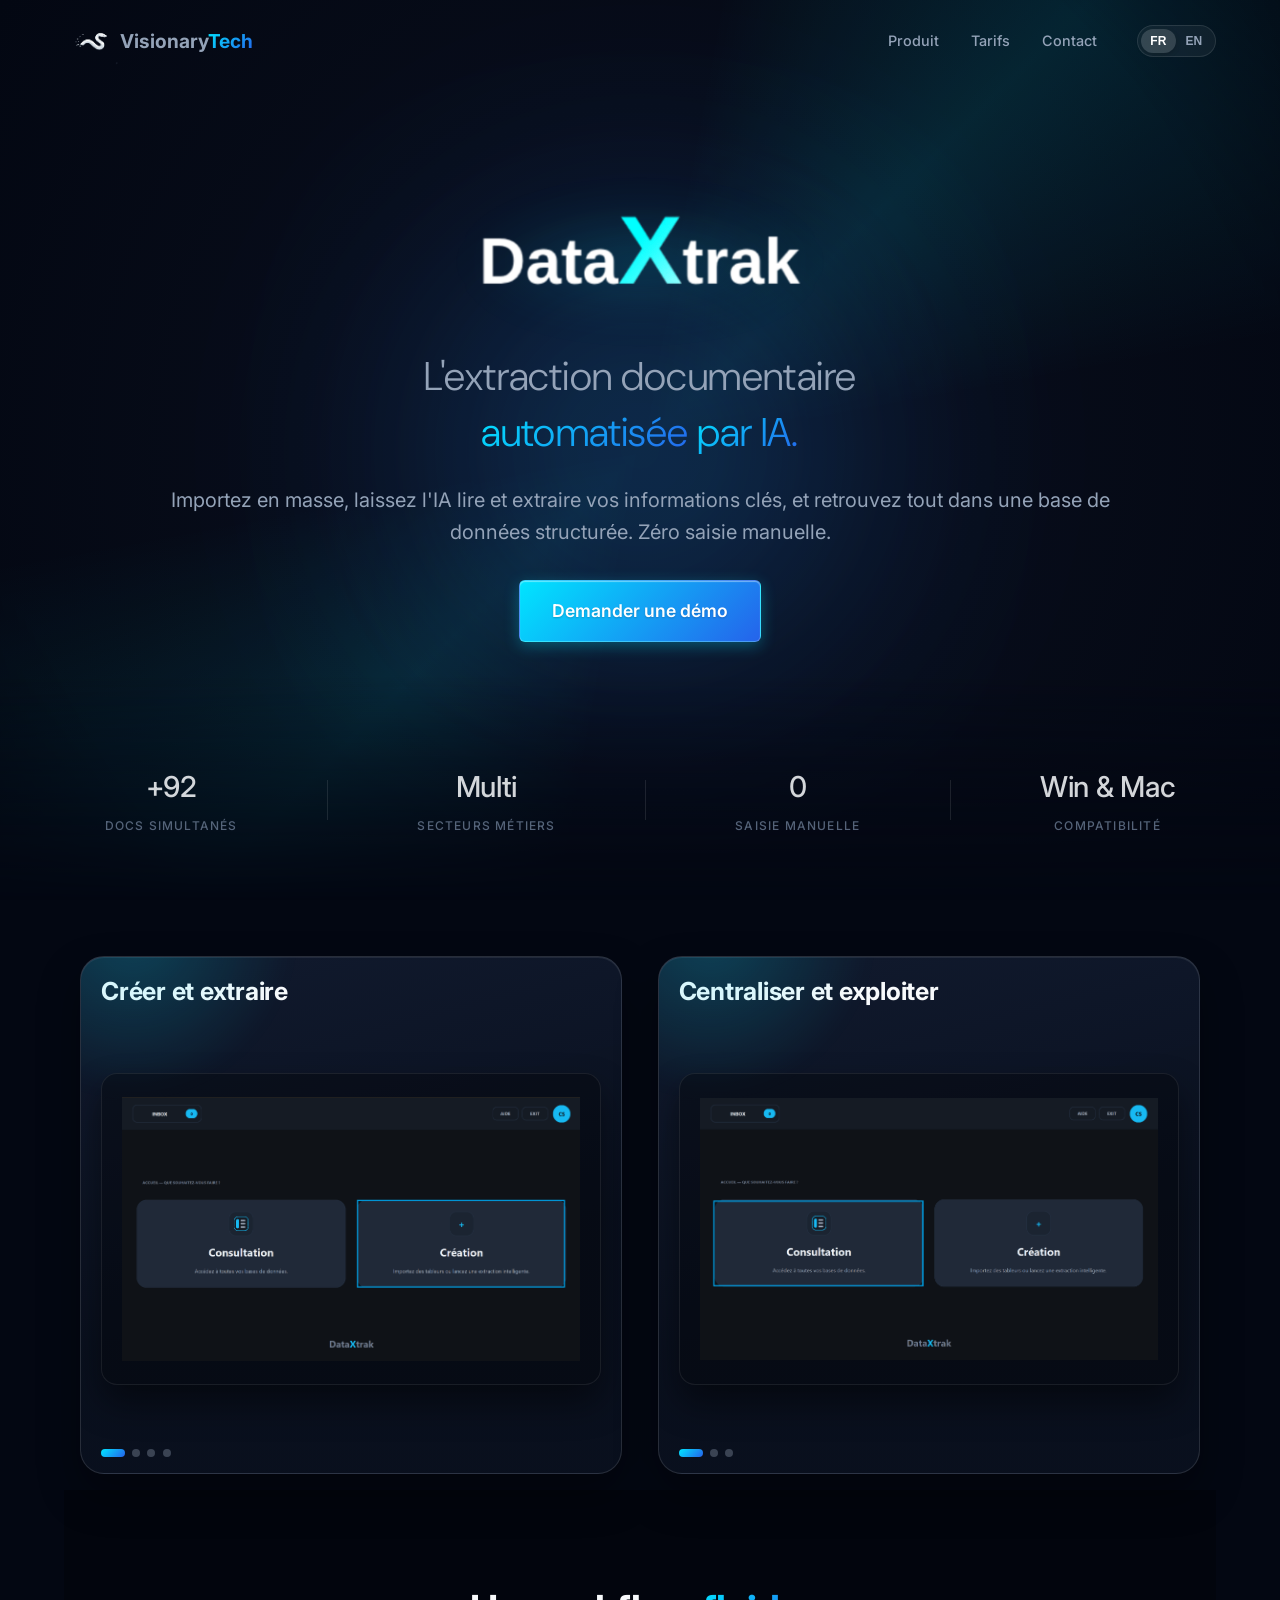
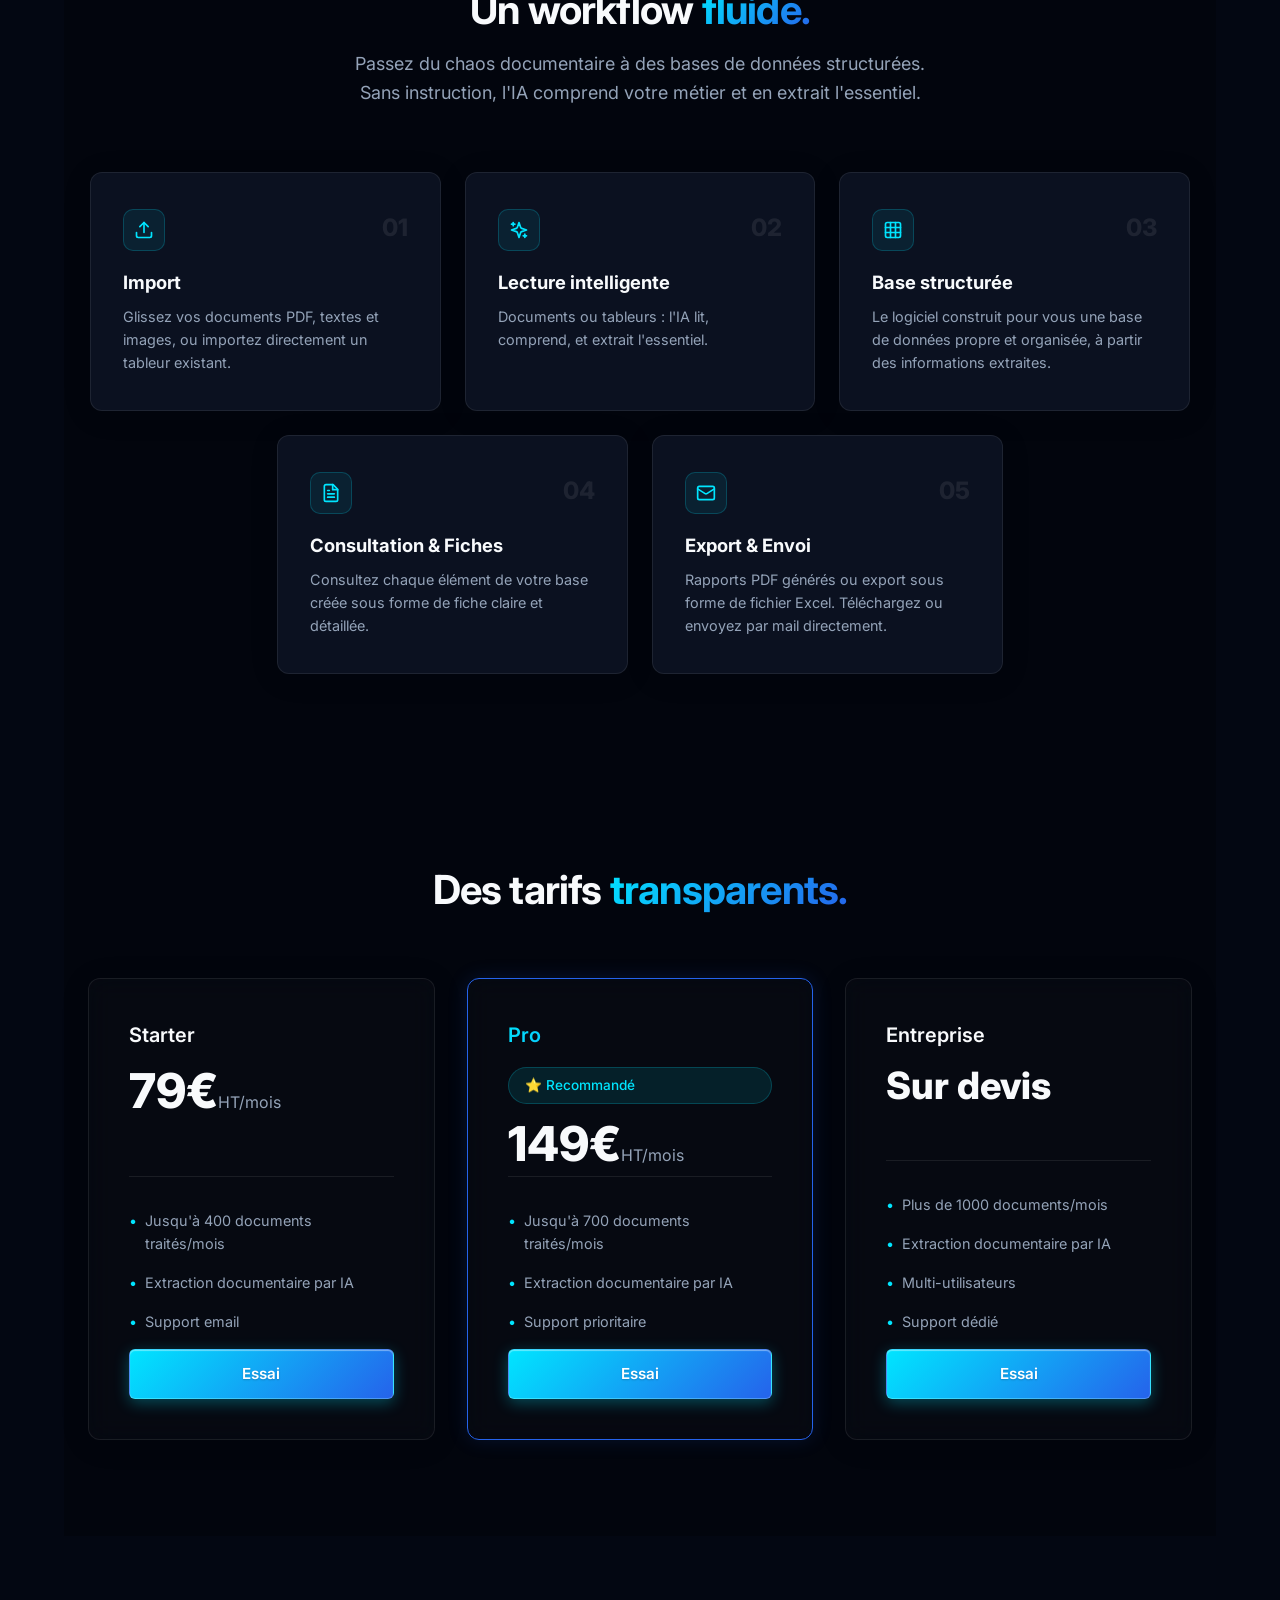
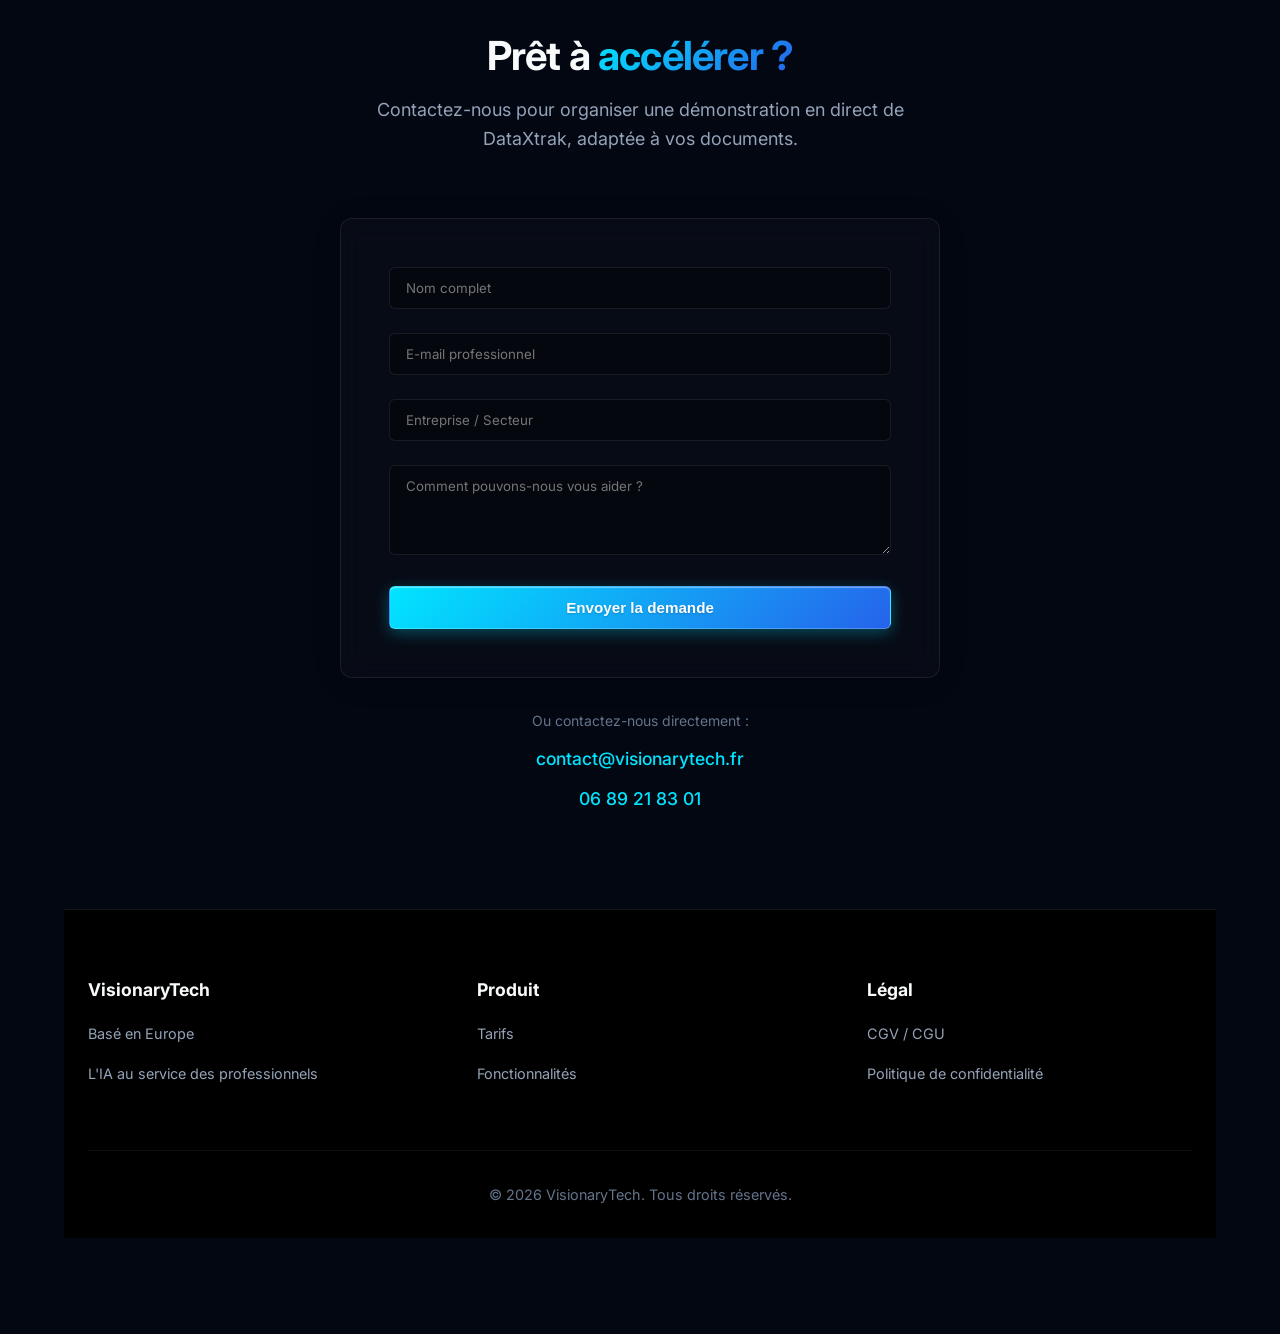
<file: index.html>
﻿<!DOCTYPE html>
<html lang="fr" class="dark">
<head>
    <meta charset="UTF-8">
    <meta name="viewport" content="width=device-width, initial-scale=1.0">
    <meta http-equiv="X-UA-Compatible" content="ie=edge">
    <title>VisionaryTech | DataXtrak</title>
    
    <!-- Métadonnées principales (Google, Bing, Brave, DuckDuckGo) -->
    <meta name="description" content="DataXtrak est le logiciel desktop d'extraction documentaire par IA de VisionaryTech. Importez vos documents, extrayez les données clés et archivez-les automatiquement.">
    <meta name="keywords" content="DataXtrak, extraction documentaire, IA, intelligence artificielle, logiciel desktop, OCR, traitement documents, extraction données, automatisation, gestion documents, base de données, Windows, macOS, sécurité de donnée">
    <meta name="author" content="VisionaryTech">
    <meta name="copyright" content="VisionaryTech 2026">
    <meta name="robots" content="index, follow, max-snippet:-1, max-image-preview:large, max-video-preview:-1">
    <meta name="googlebot" content="index, follow, max-snippet:-1, max-image-preview:large, max-video-preview:-1">
    <meta name="bingbot" content="index, follow, max-snippet:-1, max-image-preview:large, max-video-preview:-1">
    <meta name="google" content="notranslate">
    <meta name="language" content="French">
    <meta name="revisit-after" content="7 days">
    <meta name="theme-color" content="#00e5ff">

    <!-- Open Graph / Réseaux sociaux -->
    <meta property="og:site_name" content="VisionaryTech">
    <meta property="og:title" content="VisionaryTech | DataXtrak - Extraction documentaire par IA">
    <meta property="og:description" content="DataXtrak est le logiciel desktop d'extraction documentaire par IA de VisionaryTech. Importez vos documents, extrayez les données clés et archivez-les automatiquement.">
    <meta property="og:type" content="website">
    <meta property="og:url" content="https://visionary-tech.fr/">
    <meta property="og:image" content="https://visionary-tech.fr/assets/dataxtrak_app_mockup_1776325610851.png">
    <meta property="og:image:width" content="1200">
    <meta property="og:image:height" content="630">
    <meta property="og:locale" content="fr_FR">

    <!-- Twitter Card -->
    <meta name="twitter:card" content="summary_large_image">
    <meta name="twitter:title" content="VisionaryTech | DataXtrak - Extraction documentaire par IA">
    <meta name="twitter:description" content="DataXtrak transforme vos documents en données structurées grâce à l'IA, en local sur Windows et macOS.">
    <meta name="twitter:image" content="https://visionary-tech.fr/assets/dataxtrak_app_mockup_1776325610851.png">
    <meta name="twitter:site" content="@VisionaryTechAI">

    <!-- Canonical URL -->
        <link rel="canonical" href="https://visionary-tech.fr/">
    <link rel="alternate" hreflang="fr" href="https://visionary-tech.fr/">
    <link rel="alternate" hreflang="x-default" href="https://visionary-tech.fr/">

    <script type="application/ld+json">
    {
      "@context": "https://schema.org",
      "@type": "SoftwareApplication",
      "name": "DataXtrak",
      "applicationCategory": "BusinessApplication",
      "operatingSystem": "Windows, macOS",
      "description": "DataXtrak est le logiciel desktop d'extraction documentaire par IA de VisionaryTech. Il permet d'importer des documents, d'extraire les données clés et de les organiser automatiquement.",
      "url": "https://visionary-tech.fr/",
      "image": "https://visionary-tech.fr/assets/dataxtrak_app_mockup_1776325610851.png",
      "publisher": {
        "@type": "Organization",
        "name": "VisionaryTech",
        "url": "https://visionary-tech.fr/",
        "logo": "https://visionary-tech.fr/assets/logo-visionarytech.png"
      }
    }
    </script>

    <!-- Favicon -->
    <link rel="shortcut icon" href="./favicon.ico?v=5">
    <link rel="icon" type="image/png" sizes="32x32" href="./favicon.png?v=5">
    <link rel="icon" type="image/png" href="./assets/favicon-snake-cropped.png?v=5">

    <!-- Fonts -->
    <link rel="preconnect" href="https://fonts.googleapis.com">
    <link rel="preconnect" href="https://fonts.gstatic.com" crossorigin>
    <link href="https://fonts.googleapis.com/css2?family=DM+Sans:opsz,wght@9..40,300;9..40,400;9..40,500&family=Inter:wght@300;400;500;600;700;800&display=swap" rel="stylesheet">
    
    <!-- Styles -->
    <link rel="stylesheet" href="./style.css">

    <!-- Google Analytics (Simulation) -->
    <script async src="https://www.googletagmanager.com/gtag/js?id=G-XXXXXXXXXX"></script>
    <script>
      window.dataLayer = window.dataLayer || [];
      function gtag(){dataLayer.push(arguments);}
      gtag('js', new Date());
      gtag('config', 'G-XXXXXXXXXX');
    </script>
</head>
<body>
    <!-- Navbar -->
    <nav class="navbar">
        <div class="nav-container container">
            <a href="#" class="brand">
                <img src="./assets/logo-visionarytech.png" alt="Logo VisionaryTech" data-i18n-alt="alt_visionary_logo" class="brand-logo">
                <span class="brand-vt">Visionary<span class="text-gradient">Tech</span></span>
            </a>
            
            <button class="mobile-menu-toggle" aria-label="Ouvrir le menu" data-i18n-aria-label="aria_open_menu">
                <span></span>
                <span></span>
                <span></span>
            </button>

            <div class="nav-links">
                <a href="#what-is" class="nav-link" data-i18n="nav_product">Produit</a>
                <a href="#pricing" class="nav-link" data-i18n="nav_pricing">Tarifs</a>
                <a href="#contact" class="nav-link" data-i18n="nav_contact">Contact</a>
                <div class="lang-switch">
                    <button class="lang-btn active" aria-label="Passer en Français" data-i18n-aria-label="aria_switch_fr" data-lang="fr">FR</button>
                    <button class="lang-btn" aria-label="Passer en Anglais" data-i18n-aria-label="aria_switch_en" data-lang="en">EN</button>
                </div>
            </div>
        </div>
    </nav>

    <!-- Hero Section -->
    <header id="hero" class="hero">
        <div class="glow glow-1"></div>
        <div class="glow glow-2"></div>
        <div class="container hero-container">
            <div class="hero-content">
                <div class="hero-logo-wrapper">
                    <img src="./assets/dataxtrak-logo.png" alt="DataXtrak Logo" data-i18n-alt="alt_dataxtrak_logo" class="hero-product-logo">
                </div>
                <h1 class="hero-title"><span data-i18n="hero_title">L'extraction documentaire <br/></span><span class="text-gradient word-rotator" data-words="intelligente,automatisée" data-i18n-rotator="hero_rotator">intelligente</span> <span class="text-gradient" data-i18n="hero_title_ai">par IA.</span></h1>
                <p class="hero-description" data-i18n="hero_desc">Importez en masse, laissez l'IA lire et extraire vos informations clés, et retrouvez tout dans une base de données structurée. Zéro saisie manuelle.</p>
                <div class="hero-actions">
                    <a href="#contact" class="btn btn-primary btn-large" data-i18n="hero_btn_demo">Demander une démo</a>
                </div>
            </div>
        </div>
    </header>

    <!-- Stats Banner -->
    <div class="stats-banner-container">
        <div class="container">
            <div class="hero-stats reveal-up">
                <div class="stat-item">
                    <span class="stat-number" data-target="100" data-prefix="+">+100</span>
                    <span class="stat-label" data-i18n="stat_docs">docs simultanés</span>
                </div>
                <div class="stat-divider"></div>
                <div class="stat-item">
                    <span class="stat-number">Multi</span>
                    <span class="stat-label" data-i18n="stat_sectors">Secteurs métiers</span>
                </div>
                <div class="stat-divider"></div>
                <div class="stat-item">
                    <span class="stat-number" data-target="0">0</span>
                    <span class="stat-label" data-i18n="stat_manual">saisie manuelle</span>
                </div>
                <div class="stat-divider"></div>
                <div class="stat-item">
                    <span class="stat-number">Win & Mac</span>
                    <span class="stat-label" data-i18n="stat_compat">compatibilité</span>
                </div>
            </div>
        </div>
    </div>

    <!-- Product Section -->
    <section id="what-is" class="section">
        <div class="container">
            <div class="product-showcase-wrapper">
                <div class="product-showcase-grid">

                <div class="product-carousel-block glass-panel reveal-left">

                    <h2 class="product-block-title" data-i18n="prod_m1_title">Creer et extraire</h2>
                    <div class="product-carousel" data-autoplay-delay="2400">
                        <article class="product-slide is-active">
                            <img src="./assets/capture_creation.png" alt="Interface Création DataXtrak">
                        </article>
                        <article class="product-slide">
                            <img src="./assets/capture_1.png" alt="Choix entre import et extraction" data-i18n-alt="alt_product_m1_s1">
                            <div class="product-slide-caption">
                                <h3 data-i18n="prod_m1_s1_title">Import ou extraction — vous choisissez</h3>
                                <p data-i18n="prod_m1_s1_desc">Importez un tableur existant ou lancez une extraction documentaire intelligente.</p>
                            </div>
                        </article>
                        <article class="product-slide">
                            <img src="./assets/capture_2.png" alt="Assistant d'importation" data-i18n-alt="alt_product_m1_s2">
                            <div class="product-slide-caption">
                                <h3 data-i18n="prod_m1_s2_title">Vous avez choisi l'import ?</h3>
                                <p data-i18n="prod_m1_s2_desc">Un assistant intuitif en 5 étapes vous guide pour importer votre tableur sans effort.</p>
                            </div>
                        </article>
                        <article class="product-slide">
                            <img src="./assets/capture_3.png" alt="Interface d'extraction" data-i18n-alt="alt_product_m1_s3">
                            <div class="product-slide-caption">
                                <h3 data-i18n="prod_m1_s3_title">Vous avez choisi l'extraction ?</h3>
                                <p data-i18n="prod_m1_s3_desc">Déposez vos documents l'IA analyse, extrait les informations clés et génère automatiquement votre base de données. Sans configuration, sans saisie.</p>
                            </div>
                        </article>
                    </div>
                    <div class="product-carousel-dots" aria-hidden="true"></div>
                </div>

                <div class="product-carousel-block glass-panel reveal-right">

                    <h2 class="product-block-title" data-i18n="prod_m2_title">Centraliser et exploiter</h2>
                    <div class="product-carousel" data-autoplay-delay="2400">
                        <article class="product-slide is-active">
                            <img src="./assets/capture_consultation.png" alt="Interface Consultation DataXtrak">
                        </article>
                        <article class="product-slide">
                            <img src="./assets/capture_m2_2.png" alt="Liste des bases de donnees centralisees" data-i18n-alt="alt_product_m2_s1">
                            <div class="product-slide-caption">
                                <h3 data-i18n="prod_m2_s1_title">Toutes vos bases centralisees et exportables</h3>
                                <p data-i18n="prod_m2_s1_desc">Retrouvez instantanement n'importe quelle base classee par categorie. Exportez en Excel ou PDF en un clic.</p>
                            </div>
                        </article>
                        <article class="product-slide">
                            <img src="./assets/capture_m2_1.png" alt="Fiches structurees et editables" data-i18n-alt="alt_product_m2_s2">
                            <div class="product-slide-caption">
                                <h3 data-i18n="prod_m2_s2_title">Des fiches structurees et editables</h3>
                                <p data-i18n="prod_m2_s2_desc">Chaque document devient une fiche consultable, modifiable et exportable en PDF en un clic.</p>
                            </div>
                        </article>
                    </div>
                    <div class="product-carousel-dots" aria-hidden="true"></div>
                </div>
                </div>
                

    <!-- Workflow -->
    <section id="how-it-works" class="section section-darker">
        <div class="container">
            <div class="text-center section-header">
                <h2 class="section-title"><span data-i18n="wf_title">Un workflow </span><span class="text-gradient" data-i18n="wf_title_hl">fluide.</span></h2>
                <p class="section-desc" data-i18n="wf_desc">Passez du chaos documentaire à des bases de données structurées. Sans instruction, l'IA comprend votre métier et en extrait l'essentiel.</p>
            </div>
            
            <div class="workflow-grid">
                <!-- Drop 1 -->
                <div class="workflow-card glass-panel reveal-up" style="transition-delay: 0.1s">
                    <div class="workflow-icon">
                        <svg xmlns="http://www.w3.org/2000/svg" width="20" height="20" viewBox="0 0 24 24" fill="none" stroke="currentColor" stroke-width="2" stroke-linecap="round" stroke-linejoin="round"><path d="M21 15v4a2 2 0 0 1-2 2H5a2 2 0 0 1-2-2v-4"/><polyline points="17 8 12 3 7 8"/><line x1="12" y1="3" x2="12" y2="15"/></svg>
                    </div>
                    <div class="step-number">01</div>
                    <h3 class="step-title" data-i18n="wf_s1_title">Import</h3>
                    <p class="step-desc" data-i18n="wf_s1_desc">Glissez vos documents PDF, textes et images, ou importez directement un tableur existant.</p>
                </div>
                <!-- Drop 2 -->
                <div class="workflow-card glass-panel reveal-up" style="transition-delay: 0.2s">
                    <div class="workflow-icon">
                        <svg xmlns="http://www.w3.org/2000/svg" width="20" height="20" viewBox="0 0 24 24" fill="none" stroke="currentColor" stroke-width="2" stroke-linecap="round" stroke-linejoin="round"><path d="m12 3-1.912 5.813a2 2 0 0 1-1.275 1.275L3 12l5.813 1.912a2 2 0 0 1 1.275 1.275L12 21l1.912-5.813a2 2 0 0 1 1.275-1.275L21 12l-5.813-1.912a2 2 0 0 1-1.275-1.275L12 3Z"/><path d="M5 3v4"/><path d="M19 17v4"/><path d="M3 5h4"/><path d="M17 19h4"/></svg>
                    </div>
                    <div class="step-number">02</div>
                    <h3 class="step-title" data-i18n="wf_s2_title">Lecture intelligente</h3>
                    <p class="step-desc" data-i18n="wf_s2_desc">Documents ou tableurs : l'IA lit, comprend, et extrait l'essentiel.</p>
                </div>
                <!-- Drop 3 -->
                <div class="workflow-card glass-panel reveal-up" style="transition-delay: 0.3s">
                    <div class="workflow-icon">
                        <svg xmlns="http://www.w3.org/2000/svg" width="20" height="20" viewBox="0 0 24 24" fill="none" stroke="currentColor" stroke-width="2" stroke-linecap="round" stroke-linejoin="round"><rect width="18" height="18" x="3" y="3" rx="2"/><path d="M3 9h18"/><path d="M3 15h18"/><path d="M9 3v18"/><path d="M15 3v18"/></svg>
                    </div>
                    <div class="step-number">03</div>
                    <h3 class="step-title" data-i18n="wf_s3_title">Base structurée</h3>
                    <p class="step-desc" data-i18n="wf_s3_desc">Le logiciel construit pour vous une base de données propre et organisée, à partir des informations extraites.</p>
                </div>
                <!-- Drop 4 -->
                <div class="workflow-card glass-panel reveal-up" style="transition-delay: 0.4s">
                    <div class="workflow-icon">
                        <svg xmlns="http://www.w3.org/2000/svg" width="20" height="20" viewBox="0 0 24 24" fill="none" stroke="currentColor" stroke-width="2" stroke-linecap="round" stroke-linejoin="round"><path d="M14.5 2H6a2 2 0 0 0-2 2v16a2 2 0 0 0 2 2h12a2 2 0 0 0 2-2V7.5L14.5 2z"/><polyline points="14 2 14 8 20 8"/><line x1="16" y1="13" x2="8" y2="13"/><line x1="16" y1="17" x2="8" y2="17"/><line x1="10" y1="9" x2="8" y2="9"/></svg>
                    </div>
                    <div class="step-number">04</div>
                    <h3 class="step-title" data-i18n="wf_s4_title">Consultation & Fiches</h3>
                    <p class="step-desc" data-i18n="wf_s4_desc">Consultez chaque élément de votre base créée sous forme de fiche claire et détaillée.</p>
                </div>
                <!-- Drop 5 -->
                <div class="workflow-card glass-panel reveal-up" style="transition-delay: 0.5s">
                    <div class="workflow-icon">
                        <svg xmlns="http://www.w3.org/2000/svg" width="20" height="20" viewBox="0 0 24 24" fill="none" stroke="currentColor" stroke-width="2" stroke-linecap="round" stroke-linejoin="round"><rect width="20" height="16" x="2" y="4" rx="2"/><path d="m22 7-8.97 5.7a1.94 1.94 0 0 1-2.06 0L2 7"/></svg>
                    </div>
                    <div class="step-number">05</div>
                    <h3 class="step-title" data-i18n="wf_s5_title">Export & Envoi</h3>
                    <p class="step-desc" data-i18n="wf_s5_desc">Rapports PDF générés ou export sous forme de fichier Excel. Téléchargez ou envoyez par mail directement.</p>
                </div>
            </div>
        </div>
    </section>

    <!-- Pricing -->
    <section id="pricing" class="section section-darker">
        <div class="container">
            <div class="text-center section-header">
                <h2 class="section-title"><span data-i18n="pr_title">Des tarifs </span><span class="text-gradient" data-i18n="pr_title_hl">transparents.</span></h2>
            </div>

            <div class="pricing-grid">
                <!-- Starter -->
                <div class="pricing-card glass-panel reveal-up">
                    <div class="pricing-tier" data-i18n="pr_tier_starter">Starter</div>
                    <div class="pricing-price">79€<span class="pricing-period" data-i18n="pr_period">HT/mois</span></div>
                    <ul class="pricing-features">
                        <li data-i18n="pr_s1_l1">Jusqu'à 400 documents traités/mois</li>
                        <li data-i18n="pr_s1_l2">Extraction documentaire par IA</li>
                        <li data-i18n="pr_s1_l3">Support email</li>
                    </ul>
                    <a href="essai.html" class="btn btn-primary" data-i18n="pr_cta_trial">Essaie</a>
                </div>
                <!-- Pro -->
                <div class="pricing-card glass-panel reveal-up border-glow">
                    <div class="pricing-tier text-gradient" data-i18n="pr_tier_pro">Pro</div>
                    <div class="badge recommended" data-i18n="pr_recommended">⭐ Recommandé</div>
                    <div class="pricing-price">149€<span class="pricing-period" data-i18n="pr_period">HT/mois</span></div>
                    <ul class="pricing-features">
                        <li data-i18n="pr_s2_l1">Jusqu'à 700 documents traités/mois</li>
                        <li data-i18n="pr_s2_l2">Extraction documentaire par IA</li>
                        <li data-i18n="pr_s2_l3">Support prioritaire</li>
                    </ul>
                    <a href="essai.html" class="btn btn-primary" data-i18n="pr_cta_trial">Essaie</a>
                </div>

                <!-- Entreprise -->
                <div class="pricing-card glass-panel reveal-up bg-subtle">
                    <div class="pricing-tier" data-i18n="pr_tier_enterprise">Entreprise</div>
                    <div class="pricing-price pricing-price-quote" data-i18n="pr_s4_price">Sur devis<span class="pricing-period"></span></div>
                    <ul class="pricing-features">
                        <li data-i18n="pr_s4_l1">Plus de 1000 documents/mois</li>
                        <li data-i18n="pr_s4_l2">Extraction documentaire par IA</li>
                        <li data-i18n="pr_s4_l3">Multi-utilisateurs</li>
                        <li data-i18n="pr_s4_l4">Support dédié</li>
                    </ul>
                    <a href="essai.html" class="btn btn-primary" data-i18n="pr_cta_trial">Essaie</a>
                </div>
            </div>
        </div>
    </section>

    <!-- Contact & Meeting -->
    <section id="contact" class="section">
        <div class="container">
            <div class="text-center section-header reveal-up">
                <h2 class="section-title"><span data-i18n="ct_title">Prêt à </span><span class="text-gradient" data-i18n="ct_title_hl">accélérer ?</span></h2>
                <p class="section-desc" data-i18n="ct_desc">Contactez-nous pour organiser une démonstration en direct de DataXtrak, adaptée à vos documents.</p>
            </div>

            <div style="max-width: 600px; margin: 0 auto;">
                <div class="contact-form-container glass-panel reveal-up">
                    <form id="main-contact-form" class="contact-form" action="https://formsubmit.co/harsinghcristella@outlook.com" method="POST">
                        <div class="form-group">
                            <label for="name" data-i18n="fm_l1"></label>
                            <input type="text" id="name" name="nom" required placeholder="Nom complet" data-i18n-placeholder="fm_p1">
                        </div>
                        <div class="form-group">
                            <label for="email" data-i18n="fm_l2"></label>
                            <input type="email" id="email" name="email" required placeholder="E-mail professionnel" data-i18n-placeholder="fm_p2">
                        </div>
                        <div class="form-group">
                            <label for="company" data-i18n="fm_l3"></label>
                            <input type="text" id="company" name="entreprise" required placeholder="Entreprise / Secteur" data-i18n-placeholder="fm_p3">
                        </div>
                        <div class="form-group">
                            <label for="message" data-i18n="fm_l4"></label>
                            <textarea id="message" name="message" rows="4" required placeholder="Comment pouvons-nous vous aider ?" data-i18n-placeholder="fm_p4"></textarea>
                        </div>
                        <input type="hidden" name="_subject" value="Nouveau message contact DataXtrak !">
                        <input type="hidden" name="_captcha" value="false">
                        <button type="submit" class="btn btn-primary btn-submit btn-block" data-i18n="fm_btn">Envoyer la demande</button>
                        <div id="form-success" class="form-success hidden" data-i18n="fm_succ">Message envoyé avec succès ! Nous vous recontacterons très vite.</div>
                    </form>
                </div>

                <div class="direct-contact mt-8 text-center reveal-up">
                    <p class="text-sm text-dim" data-i18n="ct_lbl1">Ou contactez-nous directement :</p>
                    <div style="display: flex; flex-direction: column; align-items: center; gap: 0.75rem; margin-top: 0.75rem;">
                        <a href="mailto:contact@visionarytech.fr" class="contact-email" style="color: var(--brand-cyan); font-weight: 500; font-size: 1.1rem;">contact@visionarytech.fr</a>
                        <a href="tel:+33689218301" class="contact-phone" style="color: var(--brand-cyan); font-weight: 500; font-size: 1.1rem;">06 89 21 83 01</a>
                    </div>
                </div>
            </div>
        </div>
    </section>

    <!-- Footer -->
    <footer class="footer">
        <div class="container">
            <div class="footer-grid">
                <div class="footer-column">
                    <div class="footer-title footer-brand-title">
                        <span class="footer-title">VisionaryTech</span>
                    </div>
                    <a href="#" class="footer-item" data-i18n="ft_based_europe">Basé en Europe</a>
                    <a href="#" class="footer-item" data-i18n="ft_ai_solutions">L'IA au service des professionnels</a>
                </div>

                <div class="footer-column">
                    <h4 class="footer-title" data-i18n="ft_t1">Produit</h4>
                    <a href="#pricing" class="footer-item" data-i18n="ft_l3">Tarifs</a>
                    <a href="#how-it-works" class="footer-item" data-i18n="ft_l1">Fonctionnalités</a>
                </div>

                <div class="footer-column">
                    <h4 class="footer-title" data-i18n="ft_t2">Légal</h4>
                    <a href="./cgv.html" class="footer-item" data-i18n="ft_l6">CGV / CGU</a>
                    <a href="./confidentialite.html" class="footer-item" data-i18n="ft_l7">Politique de confidentialité</a>
                </div>
            </div>

            <div class="footer-bottom">
                <p data-i18n="ft_bot">&copy; 2026 VisionaryTech. Tous droits réservés.</p>
            </div>
        </div>
    </footer>


    <script src="./translations.js"></script>
    <script src="./main.js"></script>
</body>
</html>
</file>
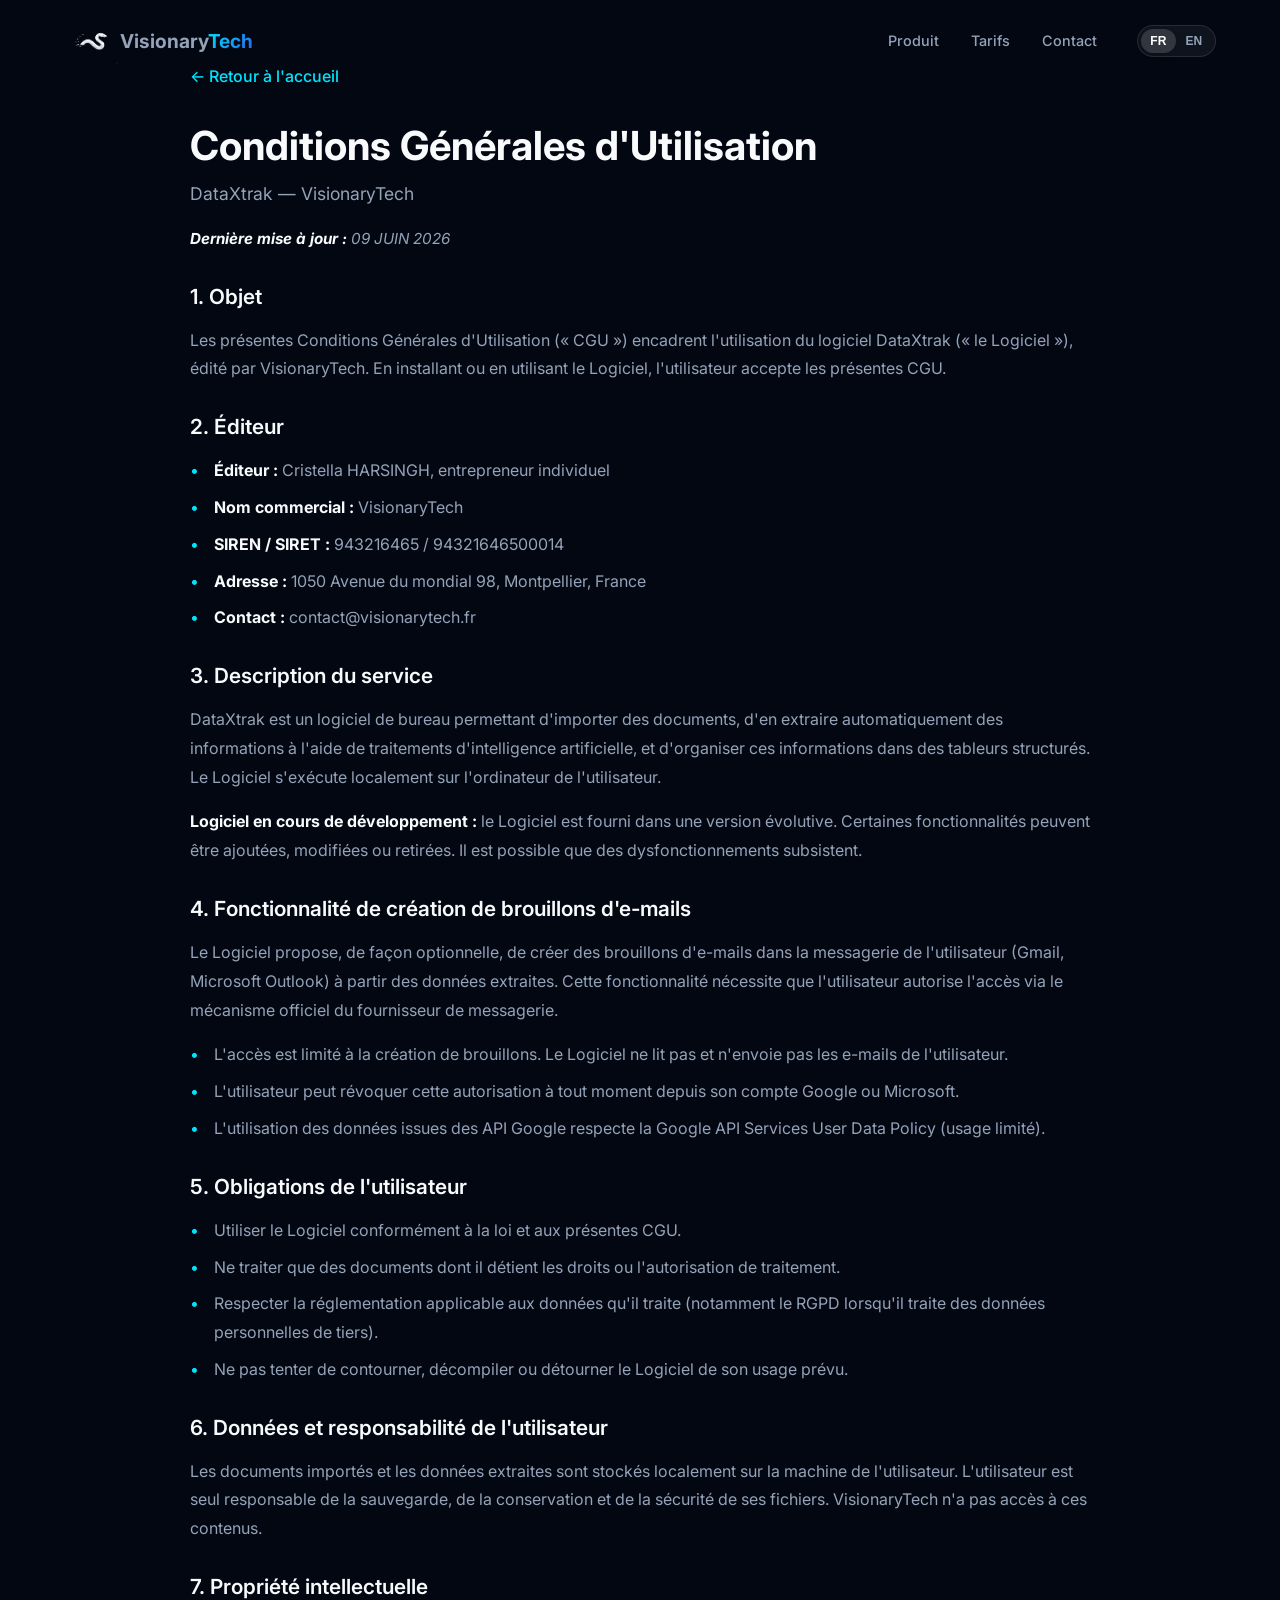
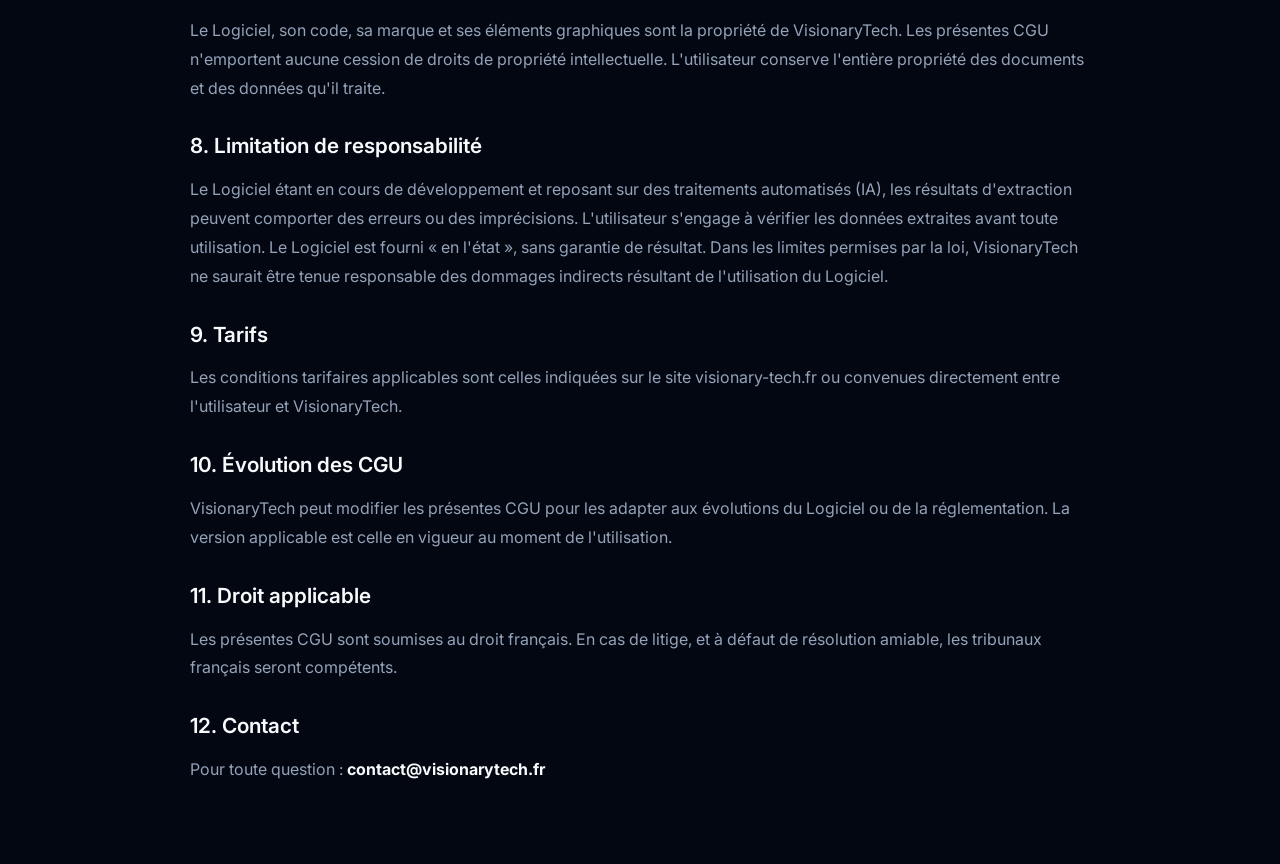
<file: cgv.html>
﻿<!DOCTYPE html>
<html lang="fr" class="dark">
<head>
    <meta charset="UTF-8">
    <meta name="viewport" content="width=device-width, initial-scale=1.0">
    <title>Conditions Générales d'Utilisation DataXtrak | VisionaryTech</title>
    <meta name="description" content="Consultez les Conditions Générales d'Utilisation de DataXtrak, le logiciel desktop d'extraction documentaire par IA édité par VisionaryTech.">
    <meta name="robots" content="index, follow, max-snippet:-1, max-image-preview:large, max-video-preview:-1">
    <meta name="author" content="VisionaryTech">
    <meta name="theme-color" content="#00e5ff">
    <link rel="canonical" href="https://visionary-tech.fr/cgv.html">
    <link rel="alternate" hreflang="fr" href="https://visionary-tech.fr/cgv.html">
    <link rel="alternate" hreflang="x-default" href="https://visionary-tech.fr/cgv.html">

    <meta property="og:site_name" content="VisionaryTech">
    <meta property="og:title" content="Conditions Générales d'Utilisation DataXtrak | VisionaryTech">
    <meta property="og:description" content="Conditions d'utilisation de DataXtrak, logiciel desktop d'extraction documentaire par IA édité par VisionaryTech.">
    <meta property="og:type" content="article">
    <meta property="og:url" content="https://visionary-tech.fr/cgv.html">
    <meta property="og:image" content="https://visionary-tech.fr/assets/dataxtrak_app_mockup_1776325610851.png">
    <meta property="og:locale" content="fr_FR">

    <meta name="twitter:card" content="summary_large_image">
    <meta name="twitter:title" content="Conditions Générales d'Utilisation DataXtrak | VisionaryTech">
    <meta name="twitter:description" content="Les CGU de DataXtrak présentent les règles d'utilisation du logiciel desktop d'extraction documentaire par IA.">
    <meta name="twitter:image" content="https://visionary-tech.fr/assets/dataxtrak_app_mockup_1776325610851.png">

    <script type="application/ld+json">
    {
      "@context": "https://schema.org",
      "@type": "WebPage",
      "name": "Conditions Générales d'Utilisation DataXtrak",
      "description": "Conditions Générales d'Utilisation de DataXtrak, logiciel desktop d'extraction documentaire par IA édité par VisionaryTech.",
      "url": "https://visionary-tech.fr/cgv.html",
      "publisher": {
        "@type": "Organization",
        "name": "VisionaryTech",
        "url": "https://visionary-tech.fr/"
      }
    }
    </script>
    

    <!-- Favicon -->
    <link rel="shortcut icon" href="./favicon.ico?v=5">
    <link rel="icon" type="image/png" sizes="32x32" href="./favicon.png?v=5">
    <link rel="icon" type="image/png" href="./assets/favicon-snake-cropped.png?v=5">
    <!-- Fonts -->
    <link rel="preconnect" href="https://fonts.googleapis.com">
    <link rel="preconnect" href="https://fonts.gstatic.com" crossorigin>
    <link href="https://fonts.googleapis.com/css2?family=DM+Sans:opsz,wght@9..40,300;9..40,400;9..40,500&family=Inter:wght@300;400;500;600;700;800&display=swap" rel="stylesheet">
    
    <!-- Styles -->
    <link rel="stylesheet" href="./style.css">
    <style>
        .legal-page {
            min-height: 100vh;
            padding: 4rem 2rem;
        }
        .legal-container {
            max-width: 900px;
            margin: 0 auto;
        }
        .legal-container h1 {
            font-size: 2.5rem;
            margin-bottom: 0.5rem;
            color: var(--text-primary);
        }
        .legal-subtitle {
            font-size: 1.1rem;
            color: var(--text-secondary);
            margin-bottom: 0.3rem;
        }
        .legal-date {
            font-size: 0.95rem;
            color: var(--text-dim);
            margin-bottom: 3rem;
            font-style: italic;
        }
        .legal-container h2 {
            font-size: 1.3rem;
            margin-top: 2rem;
            margin-bottom: 1rem;
            color: var(--text-primary);
            font-weight: 600;
        }
        .legal-container p {
            line-height: 1.8;
            color: var(--text-secondary);
            margin-bottom: 1rem;
        }
        .legal-container ul {
            list-style: none;
            padding-left: 0;
            margin-bottom: 1rem;
        }
        .legal-container li {
            line-height: 1.8;
            color: var(--text-secondary);
            margin-bottom: 0.5rem;
            padding-left: 1.5rem;
            position: relative;
        }
        .legal-container li:before {
            content: "•";
            position: absolute;
            left: 0;
            color: var(--brand-cyan);
        }
        .legal-container strong {
            color: var(--text-primary);
        }
        .back-link {
            display: inline-block;
            margin-bottom: 2rem;
            color: var(--brand-cyan);
            text-decoration: none;
            font-weight: 500;
            transition: color 0.3s ease;
        }
        .back-link:hover {
            color: var(--text-primary);
        }
    </style>
</head>
<body>
    <nav class="navbar">
        <div class="nav-container container">
            <a href="index.html" class="brand">
                <img src="./assets/logo-visionarytech.png" alt="Logo VisionaryTech" data-i18n-alt="alt_visionary_logo" class="brand-logo">
                <span class="brand-vt">Visionary<span class="text-gradient">Tech</span></span>
            </a>

            <button class="mobile-menu-toggle" aria-label="Ouvrir le menu" data-i18n-aria-label="aria_open_menu">
                <span></span>
                <span></span>
                <span></span>
            </button>

            <div class="nav-links">
                <a href="index.html#what-is" class="nav-link" data-i18n="nav_product">Produit</a>
                <a href="index.html#pricing" class="nav-link" data-i18n="nav_pricing">Tarifs</a>
                <a href="index.html#contact" class="nav-link" data-i18n="nav_contact">Contact</a>
                <div class="lang-switch">
                    <button class="lang-btn active" aria-label="Passer en Français" data-i18n-aria-label="aria_switch_fr" data-lang="fr">FR</button>
                    <button class="lang-btn" aria-label="Passer en Anglais" data-i18n-aria-label="aria_switch_en" data-lang="en">EN</button>
                </div>
            </div>
        </div>
    </nav>

    <div class="legal-page">
        <div class="legal-container">
            <a href="index.html" class="back-link">← Retour à l'accueil</a>
            
            <h1>Conditions Générales d'Utilisation</h1>
            <p class="legal-subtitle">DataXtrak — VisionaryTech</p>
            <p class="legal-date"><strong>Dernière mise à jour :</strong> 09 JUIN 2026</p>

            <h2>1. Objet</h2>
            <p>Les présentes Conditions Générales d'Utilisation (« CGU ») encadrent l'utilisation du logiciel DataXtrak (« le Logiciel »), édité par VisionaryTech. En installant ou en utilisant le Logiciel, l'utilisateur accepte les présentes CGU.</p>

            <h2>2. Éditeur</h2>
            <ul>
                <li><strong>Éditeur :</strong> Cristella HARSINGH, entrepreneur individuel</li>
                <li><strong>Nom commercial :</strong> VisionaryTech</li>
                <li><strong>SIREN / SIRET :</strong> 943216465 / 94321646500014</li>
                <li><strong>Adresse :</strong> 1050 Avenue du mondial 98, Montpellier, France</li>
                <li><strong>Contact :</strong> contact@visionarytech.fr</li>
            </ul>

            <h2>3. Description du service</h2>
            <p>DataXtrak est un logiciel de bureau permettant d'importer des documents, d'en extraire automatiquement des informations à l'aide de traitements d'intelligence artificielle, et d'organiser ces informations dans des tableurs structurés. Le Logiciel s'exécute localement sur l'ordinateur de l'utilisateur.</p>
            <p><strong>Logiciel en cours de développement :</strong> le Logiciel est fourni dans une version évolutive. Certaines fonctionnalités peuvent être ajoutées, modifiées ou retirées. Il est possible que des dysfonctionnements subsistent.</p>

            <h2>4. Fonctionnalité de création de brouillons d'e-mails</h2>
            <p>Le Logiciel propose, de façon optionnelle, de créer des brouillons d'e-mails dans la messagerie de l'utilisateur (Gmail, Microsoft Outlook) à partir des données extraites. Cette fonctionnalité nécessite que l'utilisateur autorise l'accès via le mécanisme officiel du fournisseur de messagerie.</p>
            <ul>
                <li>L'accès est limité à la création de brouillons. Le Logiciel ne lit pas et n'envoie pas les e-mails de l'utilisateur.</li>
                <li>L'utilisateur peut révoquer cette autorisation à tout moment depuis son compte Google ou Microsoft.</li>
                <li>L'utilisation des données issues des API Google respecte la Google API Services User Data Policy (usage limité).</li>
            </ul>

            <h2>5. Obligations de l'utilisateur</h2>
            <ul>
                <li>Utiliser le Logiciel conformément à la loi et aux présentes CGU.</li>
                <li>Ne traiter que des documents dont il détient les droits ou l'autorisation de traitement.</li>
                <li>Respecter la réglementation applicable aux données qu'il traite (notamment le RGPD lorsqu'il traite des données personnelles de tiers).</li>
                <li>Ne pas tenter de contourner, décompiler ou détourner le Logiciel de son usage prévu.</li>
            </ul>

            <h2>6. Données et responsabilité de l'utilisateur</h2>
            <p>Les documents importés et les données extraites sont stockés localement sur la machine de l'utilisateur. L'utilisateur est seul responsable de la sauvegarde, de la conservation et de la sécurité de ses fichiers. VisionaryTech n'a pas accès à ces contenus.</p>

            <h2>7. Propriété intellectuelle</h2>
            <p>Le Logiciel, son code, sa marque et ses éléments graphiques sont la propriété de VisionaryTech. Les présentes CGU n'emportent aucune cession de droits de propriété intellectuelle. L'utilisateur conserve l'entière propriété des documents et des données qu'il traite.</p>

            <h2>8. Limitation de responsabilité</h2>
            <p>Le Logiciel étant en cours de développement et reposant sur des traitements automatisés (IA), les résultats d'extraction peuvent comporter des erreurs ou des imprécisions. L'utilisateur s'engage à vérifier les données extraites avant toute utilisation. Le Logiciel est fourni « en l'état », sans garantie de résultat. Dans les limites permises par la loi, VisionaryTech ne saurait être tenue responsable des dommages indirects résultant de l'utilisation du Logiciel.</p>

            <h2>9. Tarifs</h2>
            <p>Les conditions tarifaires applicables sont celles indiquées sur le site visionary-tech.fr ou convenues directement entre l'utilisateur et VisionaryTech.</p>

            <h2>10. Évolution des CGU</h2>
            <p>VisionaryTech peut modifier les présentes CGU pour les adapter aux évolutions du Logiciel ou de la réglementation. La version applicable est celle en vigueur au moment de l'utilisation.</p>

            <h2>11. Droit applicable</h2>
            <p>Les présentes CGU sont soumises au droit français. En cas de litige, et à défaut de résolution amiable, les tribunaux français seront compétents.</p>

            <h2>12. Contact</h2>
            <p>Pour toute question : <strong>contact@visionarytech.fr</strong></p>
        </div>
    </div>

    <script src="./translations.js"></script>
    <script src="./main.js"></script>
</body>
</html>
</file>
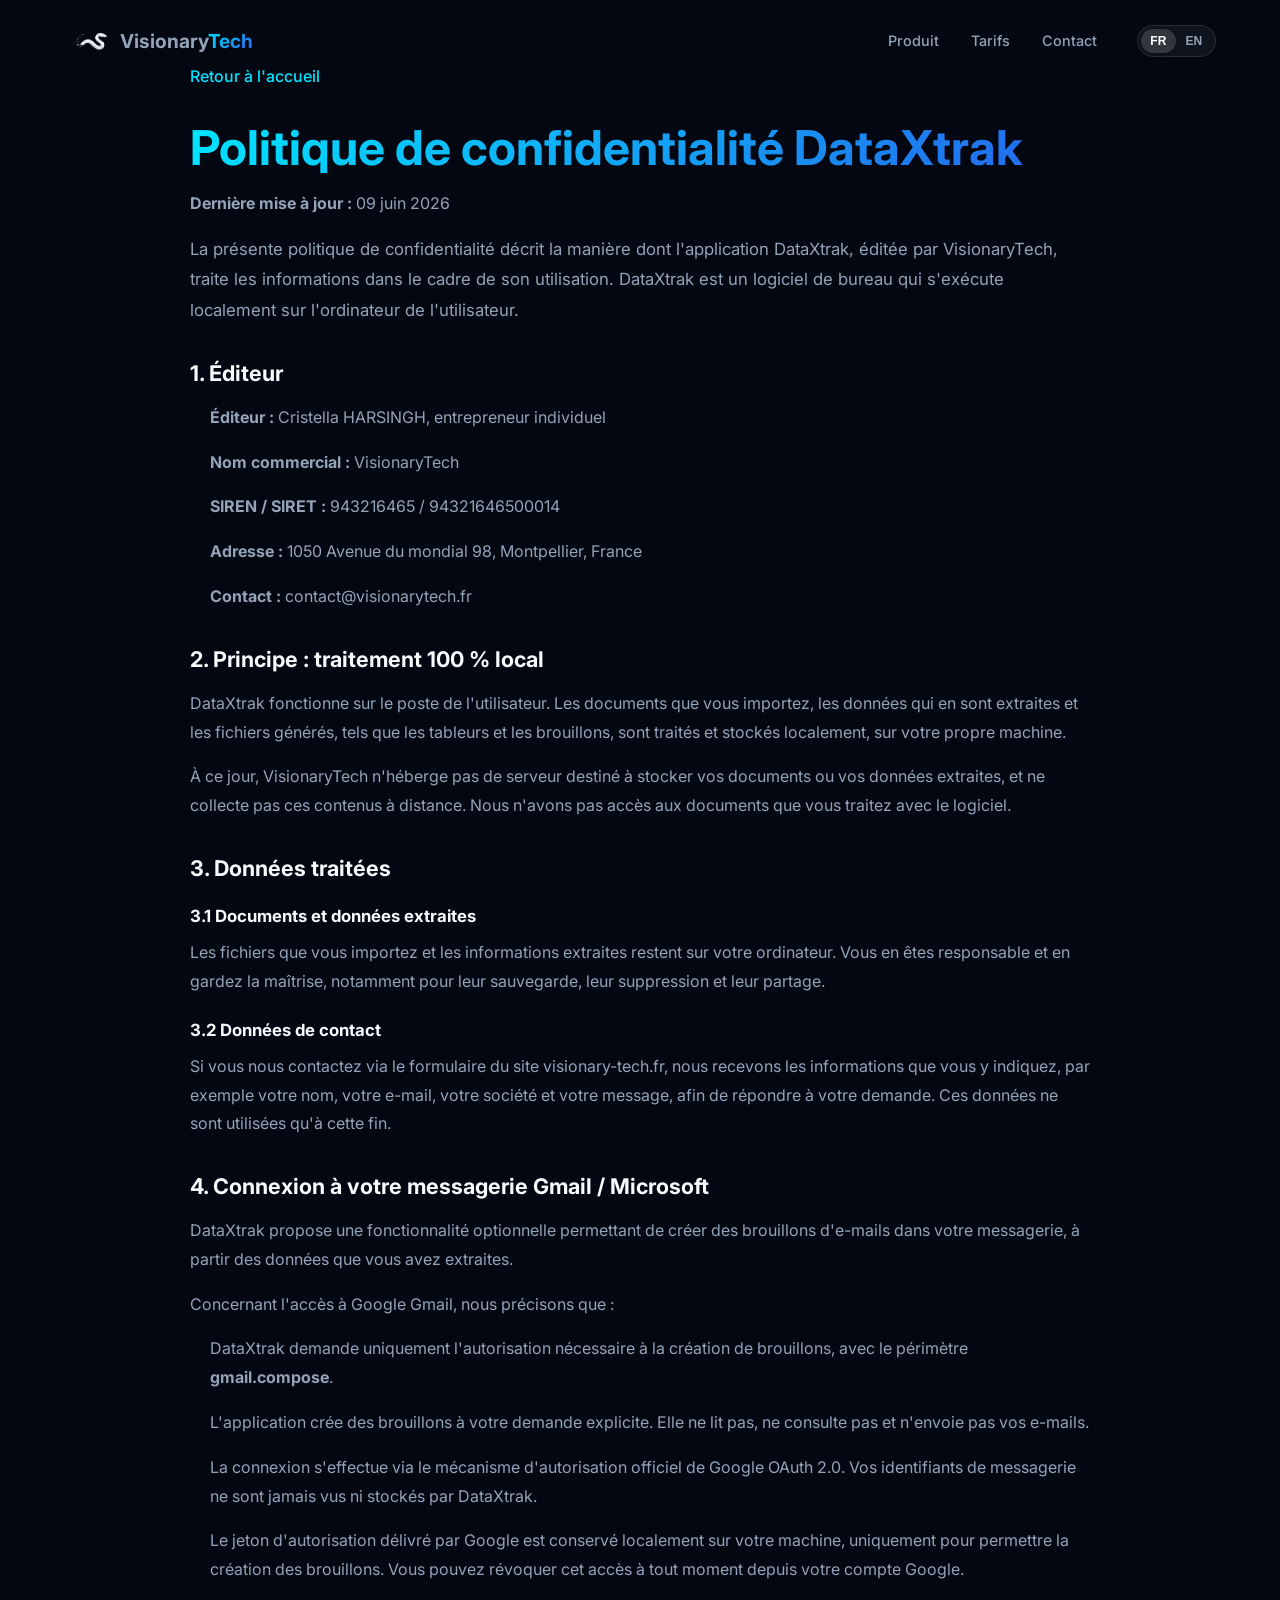
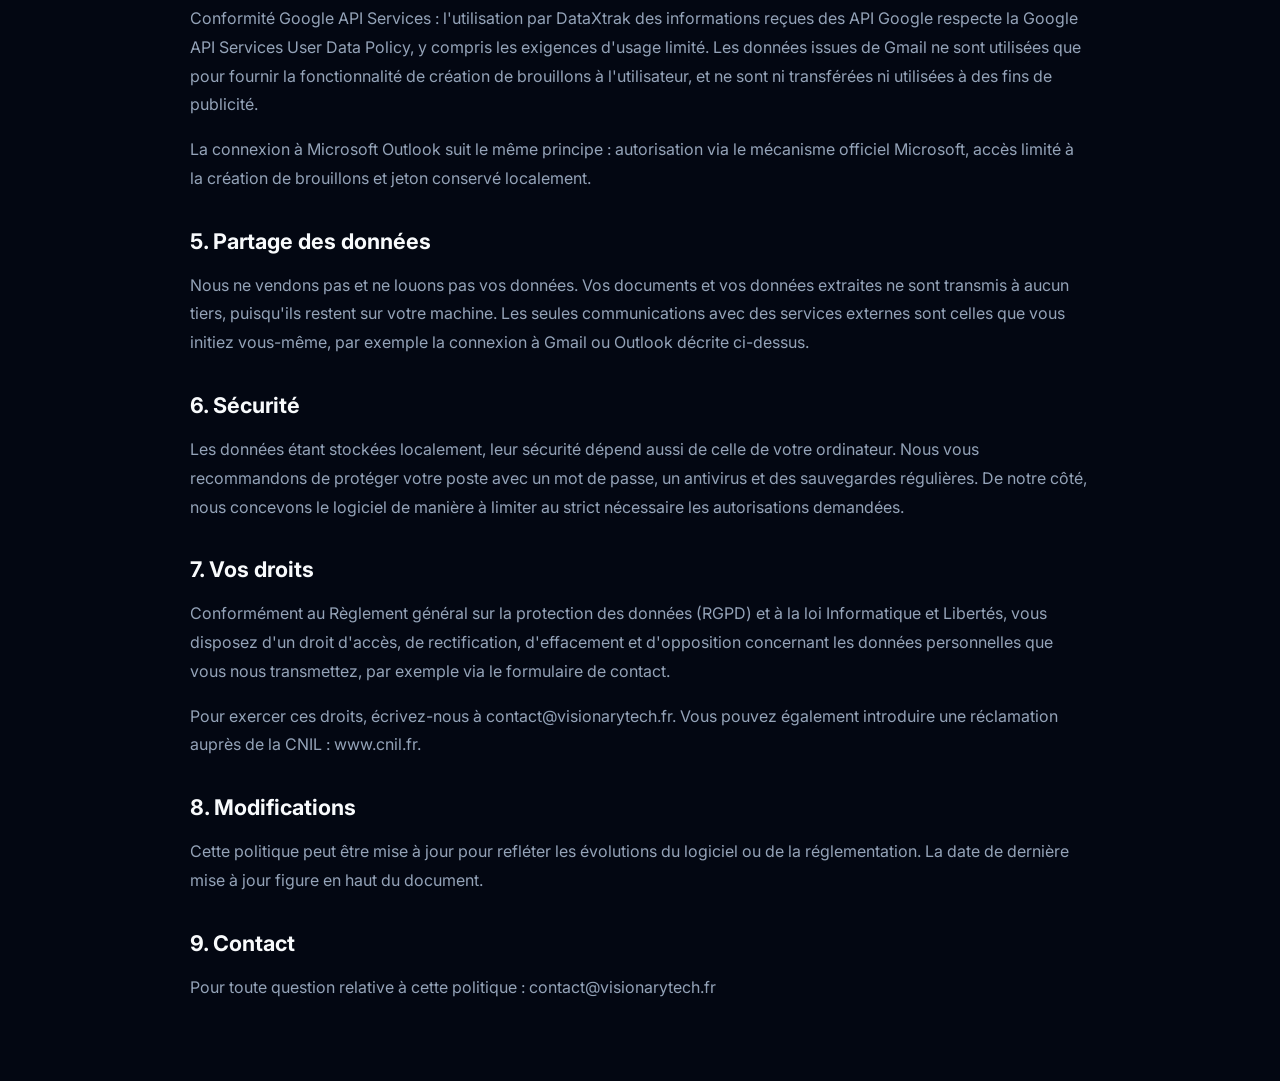
<file: confidentialite.html>
﻿<!DOCTYPE html>
<html lang="fr" class="dark">
<head>
    <meta charset="UTF-8">
    <meta name="viewport" content="width=device-width, initial-scale=1.0">
    <title>Politique de confidentialité DataXtrak | VisionaryTech</title>
    <meta name="description" content="Découvrez comment DataXtrak protège vos données : traitement local, documents stockés sur votre ordinateur et accès Gmail/Microsoft limité aux brouillons.">
    <meta name="robots" content="index, follow, max-snippet:-1, max-image-preview:large, max-video-preview:-1">
    <meta name="author" content="VisionaryTech">
    <meta name="theme-color" content="#00e5ff">
    <link rel="canonical" href="https://visionary-tech.fr/confidentialite.html">
    <link rel="alternate" hreflang="fr" href="https://visionary-tech.fr/confidentialite.html">
    <link rel="alternate" hreflang="x-default" href="https://visionary-tech.fr/confidentialite.html">

    <meta property="og:site_name" content="VisionaryTech">
    <meta property="og:title" content="Politique de confidentialité DataXtrak | VisionaryTech">
    <meta property="og:description" content="DataXtrak fonctionne localement : vos documents restent sur votre ordinateur. Les accès Gmail/Microsoft servent uniquement à créer des brouillons.">
    <meta property="og:type" content="article">
    <meta property="og:url" content="https://visionary-tech.fr/confidentialite.html">
    <meta property="og:image" content="https://visionary-tech.fr/assets/dataxtrak_app_mockup_1776325610851.png">
    <meta property="og:locale" content="fr_FR">

    <meta name="twitter:card" content="summary_large_image">
    <meta name="twitter:title" content="Politique de confidentialité DataXtrak | VisionaryTech">
    <meta name="twitter:description" content="Traitement local, documents stockés sur votre ordinateur et accès Gmail/Microsoft limité à la création de brouillons.">
    <meta name="twitter:image" content="https://visionary-tech.fr/assets/dataxtrak_app_mockup_1776325610851.png">

    <script type="application/ld+json">
    {
      "@context": "https://schema.org",
      "@type": "WebPage",
      "name": "Politique de confidentialité DataXtrak",
      "description": "Politique de confidentialité de DataXtrak, logiciel desktop édité par VisionaryTech avec traitement local des documents.",
      "url": "https://visionary-tech.fr/confidentialite.html",
      "publisher": {
        "@type": "Organization",
        "name": "VisionaryTech",
        "url": "https://visionary-tech.fr/"
      }
    }
    </script>


    <!-- Favicon -->
    <link rel="shortcut icon" href="./favicon.ico?v=5">
    <link rel="icon" type="image/png" sizes="32x32" href="./favicon.png?v=5">
    <link rel="icon" type="image/png" href="./assets/favicon-snake-cropped.png?v=5">
    <!-- Fonts -->
    <link rel="preconnect" href="https://fonts.googleapis.com">
    <link rel="preconnect" href="https://fonts.gstatic.com" crossorigin>
    <link href="https://fonts.googleapis.com/css2?family=DM+Sans:opsz,wght@9..40,300;9..40,400;9..40,500&family=Inter:wght@300;400;500;600;700;800&display=swap" rel="stylesheet">

    <!-- Styles -->
    <link rel="stylesheet" href="./style.css">
    <style>
        .legal-page {
            min-height: 100vh;
            padding: 4rem 2rem;
        }
        .legal-container {
            max-width: 900px;
            margin: 0 auto;
        }
        .legal-container h1 {
            font-size: clamp(2rem, 4vw, 3rem);
            line-height: 1.08;
            margin-bottom: 1rem;
            background: var(--brand-gradient);
            -webkit-background-clip: text;
            -webkit-text-fill-color: transparent;
            background-clip: text;
        }
        .legal-container .subtitle {
            color: var(--text-secondary);
            font-size: 1.05rem;
            line-height: 1.8;
            margin-bottom: 2rem;
        }
        .legal-container h2 {
            font-size: 1.35rem;
            margin-top: 2.25rem;
            margin-bottom: 1rem;
            color: var(--text-primary);
        }
        .legal-container h3 {
            font-size: 1.05rem;
            margin-top: 1.5rem;
            margin-bottom: 0.75rem;
            color: var(--text-primary);
        }
        .legal-container p,
        .legal-container li {
            line-height: 1.8;
            color: var(--text-secondary);
            margin-bottom: 1rem;
        }
        .legal-container ul {
            margin: 0 0 1.25rem 1.25rem;
            padding: 0;
        }
        .legal-meta {
            color: var(--text-secondary);
            margin-bottom: 2rem;
        }
        .back-link {
            display: inline-block;
            margin-bottom: 2rem;
            color: var(--brand-cyan);
            text-decoration: none;
            font-weight: 500;
            transition: color 0.3s ease;
        }
        .back-link:hover {
            color: var(--text-primary);
        }
    </style>
</head>
<body>
    <nav class="navbar">
        <div class="nav-container container">
            <a href="index.html" class="brand">
                <img src="./assets/logo-visionarytech.png" alt="Logo VisionaryTech" data-i18n-alt="alt_visionary_logo" class="brand-logo">
                <span class="brand-vt">Visionary<span class="text-gradient">Tech</span></span>
            </a>

            <button class="mobile-menu-toggle" aria-label="Ouvrir le menu" data-i18n-aria-label="aria_open_menu">
                <span></span>
                <span></span>
                <span></span>
            </button>

            <div class="nav-links">
                <a href="index.html#what-is" class="nav-link" data-i18n="nav_product">Produit</a>
                <a href="index.html#pricing" class="nav-link" data-i18n="nav_pricing">Tarifs</a>
                <a href="index.html#contact" class="nav-link" data-i18n="nav_contact">Contact</a>
                <div class="lang-switch">
                    <button class="lang-btn active" aria-label="Passer en Français" data-i18n-aria-label="aria_switch_fr" data-lang="fr">FR</button>
                    <button class="lang-btn" aria-label="Passer en Anglais" data-i18n-aria-label="aria_switch_en" data-lang="en">EN</button>
                </div>
            </div>
        </div>
    </nav>

    <main class="legal-page">
        <div class="legal-container">
            <a href="index.html" class="back-link">Retour à l'accueil</a>

            <h1>Politique de confidentialité DataXtrak</h1>
            <p class="legal-meta"><strong>Dernière mise à jour :</strong> 09 juin 2026</p>

            <p class="subtitle">
                La présente politique de confidentialité décrit la manière dont l'application
                DataXtrak, éditée par VisionaryTech, traite les informations dans le cadre de son
                utilisation. DataXtrak est un logiciel de bureau qui s'exécute localement sur
                l'ordinateur de l'utilisateur.
            </p>

            <h2>1. Éditeur</h2>
            <ul>
                <li><strong>Éditeur :</strong> Cristella HARSINGH, entrepreneur individuel</li>
                <li><strong>Nom commercial :</strong> VisionaryTech</li>
                <li><strong>SIREN / SIRET :</strong> 943216465 / 94321646500014</li>
                <li><strong>Adresse :</strong> 1050 Avenue du mondial 98, Montpellier, France</li>
                <li><strong>Contact :</strong> contact@visionarytech.fr</li>
            </ul>

            <h2>2. Principe : traitement 100 % local</h2>
            <p>
                DataXtrak fonctionne sur le poste de l'utilisateur. Les documents que vous importez,
                les données qui en sont extraites et les fichiers générés, tels que les tableurs et
                les brouillons, sont traités et stockés localement, sur votre propre machine.
            </p>
            <p>
                À ce jour, VisionaryTech n'héberge pas de serveur destiné à stocker vos documents ou
                vos données extraites, et ne collecte pas ces contenus à distance. Nous n'avons pas
                accès aux documents que vous traitez avec le logiciel.
            </p>

            <h2>3. Données traitées</h2>
            <h3>3.1 Documents et données extraites</h3>
            <p>
                Les fichiers que vous importez et les informations extraites restent sur votre
                ordinateur. Vous en êtes responsable et en gardez la maîtrise, notamment pour leur
                sauvegarde, leur suppression et leur partage.
            </p>

            <h3>3.2 Données de contact</h3>
            <p>
                Si vous nous contactez via le formulaire du site visionary-tech.fr, nous recevons les
                informations que vous y indiquez, par exemple votre nom, votre e-mail, votre société
                et votre message, afin de répondre à votre demande. Ces données ne sont utilisées
                qu'à cette fin.
            </p>

            <h2>4. Connexion à votre messagerie Gmail / Microsoft</h2>
            <p>
                DataXtrak propose une fonctionnalité optionnelle permettant de créer des brouillons
                d'e-mails dans votre messagerie, à partir des données que vous avez extraites.
            </p>
            <p>Concernant l'accès à Google Gmail, nous précisons que :</p>
            <ul>
                <li>
                    DataXtrak demande uniquement l'autorisation nécessaire à la création de
                    brouillons, avec le périmètre <strong>gmail.compose</strong>.
                </li>
                <li>
                    L'application crée des brouillons à votre demande explicite. Elle ne lit pas, ne
                    consulte pas et n'envoie pas vos e-mails.
                </li>
                <li>
                    La connexion s'effectue via le mécanisme d'autorisation officiel de Google
                    OAuth 2.0. Vos identifiants de messagerie ne sont jamais vus ni stockés par
                    DataXtrak.
                </li>
                <li>
                    Le jeton d'autorisation délivré par Google est conservé localement sur votre
                    machine, uniquement pour permettre la création des brouillons. Vous pouvez
                    révoquer cet accès à tout moment depuis votre compte Google.
                </li>
            </ul>
            <p>
                Conformité Google API Services : l'utilisation par DataXtrak des informations reçues
                des API Google respecte la Google API Services User Data Policy, y compris les
                exigences d'usage limité. Les données issues de Gmail ne sont utilisées que pour
                fournir la fonctionnalité de création de brouillons à l'utilisateur, et ne sont ni
                transférées ni utilisées à des fins de publicité.
            </p>
            <p>
                La connexion à Microsoft Outlook suit le même principe : autorisation via le
                mécanisme officiel Microsoft, accès limité à la création de brouillons et jeton
                conservé localement.
            </p>

            <h2>5. Partage des données</h2>
            <p>
                Nous ne vendons pas et ne louons pas vos données. Vos documents et vos données
                extraites ne sont transmis à aucun tiers, puisqu'ils restent sur votre machine. Les
                seules communications avec des services externes sont celles que vous initiez
                vous-même, par exemple la connexion à Gmail ou Outlook décrite ci-dessus.
            </p>

            <h2>6. Sécurité</h2>
            <p>
                Les données étant stockées localement, leur sécurité dépend aussi de celle de votre
                ordinateur. Nous vous recommandons de protéger votre poste avec un mot de passe, un
                antivirus et des sauvegardes régulières. De notre côté, nous concevons le logiciel de
                manière à limiter au strict nécessaire les autorisations demandées.
            </p>

            <h2>7. Vos droits</h2>
            <p>
                Conformément au Règlement général sur la protection des données (RGPD) et à la loi
                Informatique et Libertés, vous disposez d'un droit d'accès, de rectification,
                d'effacement et d'opposition concernant les données personnelles que vous nous
                transmettez, par exemple via le formulaire de contact.
            </p>
            <p>
                Pour exercer ces droits, écrivez-nous à contact@visionarytech.fr. Vous pouvez
                également introduire une réclamation auprès de la CNIL : www.cnil.fr.
            </p>

            <h2>8. Modifications</h2>
            <p>
                Cette politique peut être mise à jour pour refléter les évolutions du logiciel ou de
                la réglementation. La date de dernière mise à jour figure en haut du document.
            </p>

            <h2>9. Contact</h2>
            <p>Pour toute question relative à cette politique : contact@visionarytech.fr</p>
        </div>
    </main>

    <script src="./translations.js"></script>
    <script src="./main.js"></script>
</body>
</html>
</file>
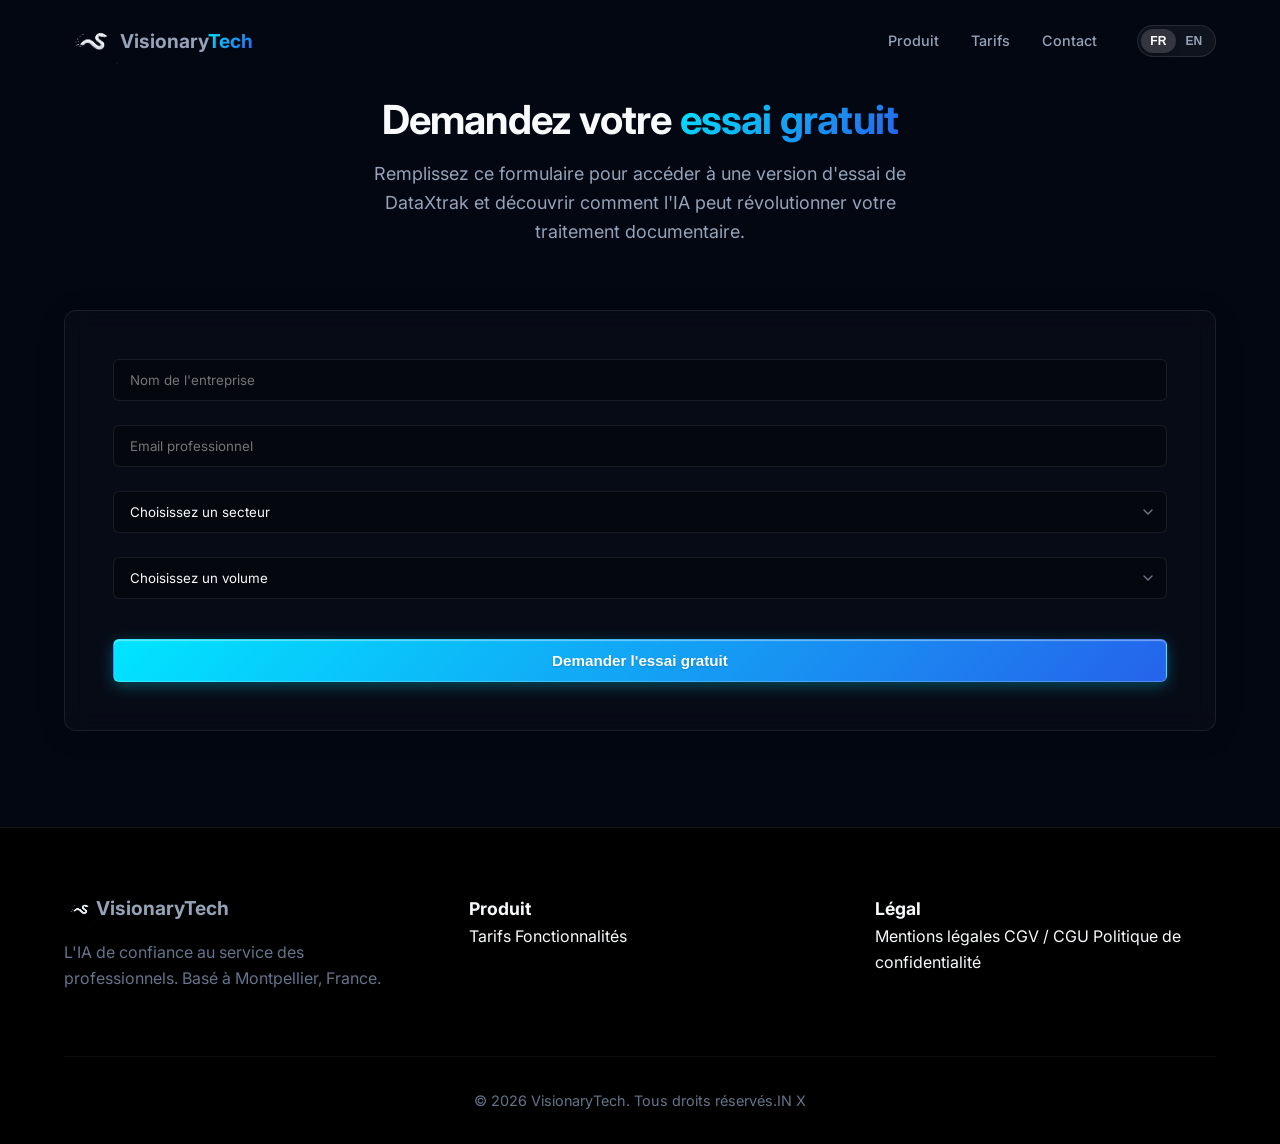
<file: essai.html>
<!DOCTYPE html>
<html lang="fr" class="dark">
<head>
    <meta charset="UTF-8">
    <meta name="viewport" content="width=device-width, initial-scale=1.0">
    <title>Essai gratuit - DataXtrak par VisionaryTech</title>
    <meta name="description" content="Demandez un essai gratuit de DataXtrak, le logiciel d'extraction documentaire par IA de VisionaryTech.">
    
    <!-- Open Graph / Réseaux sociaux -->
    <meta property="og:title" content="Essai gratuit DataXtrak | VisionaryTech">
    <meta property="og:description" content="Demandez un essai gratuit de notre logiciel d'extraction documentaire alimenté par l'IA.">
    <meta property="og:type" content="website">
    <meta property="og:url" content="https://visionary-tech.fr/essai.html">

    <!-- Favicon -->
    <link rel="shortcut icon" href="./favicon.ico?v=5">
    <link rel="icon" type="image/png" sizes="32x32" href="./favicon.png?v=5">
    <link rel="icon" type="image/png" href="./assets/favicon-snake-cropped.png?v=5">

    <!-- Fonts -->
    <link rel="preconnect" href="https://fonts.googleapis.com">
    <link rel="preconnect" href="https://fonts.gstatic.com" crossorigin>
    <link href="https://fonts.googleapis.com/css2?family=Inter:wght@300;400;500;600;700;800&display=swap" rel="stylesheet">
    
    <!-- Styles -->
    <link rel="stylesheet" href="./style.css">

    <!-- Google Analytics (Simulation) -->
    <script async src="https://www.googletagmanager.com/gtag/js?id=G-XXXXXXXXXX"></script>
    <script>
      window.dataLayer = window.dataLayer || [];
      function gtag(){dataLayer.push(arguments);}
      gtag('js', new Date());
      gtag('config', 'G-XXXXXXXXXX');
    </script>
</head>
<body>
    <!-- Navbar -->
    <nav class="navbar">
        <div class="nav-container container">
            <a href="index.html" class="brand">
                <img src="./assets/logo-visionarytech.png" alt="Logo VisionaryTech" class="brand-logo">
                <span class="brand-vt">Visionary<span class="text-gradient">Tech</span></span>
            </a>
            
            <button class="mobile-menu-toggle" aria-label="Ouvrir le menu">
                <span></span>
                <span></span>
                <span></span>
            </button>

            <div class="nav-links">
                <a href="index.html#what-is" class="nav-link" data-i18n="nav_product">Produit</a>
                <a href="index.html#pricing" class="nav-link" data-i18n="nav_pricing">Tarifs</a>
                <a href="index.html#contact" class="nav-link" data-i18n="nav_contact">Contact</a>
                <div class="lang-switch">
                    <button class="lang-btn active" aria-label="Passer en Français" data-lang="fr">FR</button>
                    <button class="lang-btn" aria-label="Passer en Anglais" data-lang="en">EN</button>
                </div>
            </div>
        </div>
    </nav>

    <!-- Trial Form Section -->
    <section id="trial" class="section">
        <div class="container">
            <div class="text-center section-header">
                <h1 class="section-title"><span data-i18n="trial_title_prefix">Demandez votre </span><span class="text-gradient" data-i18n="trial_title_highlight">essai gratuit</span></h1>
                <p class="section-desc" data-i18n="trial_desc">Remplissez ce formulaire pour accéder à une version d'essai de DataXtrak et découvrir comment l'IA peut révolutionner votre traitement documentaire.</p>
            </div>

            <div class="contact-form-container glass-panel">
                <form id="trial-contact-form" class="contact-form" action="https://formsubmit.co/harsinghcristella@outlook.com" method="POST">
                    <div class="form-group">
                        <label for="company" data-i18n="trial_f_company_label">Nom de l'entreprise</label>
                        <input type="text" id="company" name="entreprise" required placeholder="Nom de l'entreprise" data-i18n-placeholder="trial_f_company_placeholder">
                    </div>
                    <div class="form-group">
                        <label for="email" data-i18n="trial_f_email_label">Email professionnel</label>
                        <input type="email" id="email" name="email" required placeholder="Email professionnel" data-i18n-placeholder="trial_f_email_placeholder">
                    </div>
                    <div class="form-group">
                        <label for="sector" data-i18n="trial_f_sector_label">Secteur d'activité</label>
                        <select id="sector" name="secteur" required>
                            <option value="" data-i18n="trial_f_sector_opt_default">Choisissez un secteur</option>
                            <option value="funeraire" data-i18n="trial_f_sector_opt_funeral">Funéraire</option>
                            <option value="marches-publics" data-i18n="trial_f_sector_opt_public">Marchés Publics</option>
                            <option value="juridique" data-i18n="trial_f_sector_opt_legal">Juridique</option>
                            <option value="administratif" data-i18n="trial_f_sector_opt_admin">Administratif</option>
                            <option value="autre" data-i18n="trial_f_sector_opt_other">Autre</option>
                        </select>
                    </div>
                    <div class="form-group">
                        <label for="volume" data-i18n="trial_f_volume_label">Volume de documents par mois</label>
                        <select id="volume" name="volume" required>
                            <option value="" data-i18n="trial_f_volume_opt_default">Choisissez un volume</option>
                            <option value="moins-50" data-i18n="trial_f_volume_opt_lt50">Moins de 50</option>
                            <option value="50-200" data-i18n="trial_f_volume_opt_50_200">50 à 200</option>
                            <option value="200-500" data-i18n="trial_f_volume_opt_200_500">200 à 500</option>
                            <option value="plus-500" data-i18n="trial_f_volume_opt_gt500">Plus de 500</option>
                        </select>
                    </div>
                    <input type="hidden" name="_subject" value="Nouvelle demande d'essai DataXtrak !">
                    <input type="hidden" name="_captcha" value="false">
                    <button type="submit" class="btn btn-primary btn-submit" data-i18n="trial_f_submit">Demander l'essai gratuit</button>
                    <div id="form-success" class="form-success hidden" data-i18n="trial_success_title">✅ Demande envoyée avec succès !</div>
                </form>
            </div>
        </div>
    </section>

    <!-- Footer -->
    <footer class="footer">
        <div class="container">
            <div class="footer-grid">
                <div class="footer-brand">
                    <div class="brand">
                        <img src="./assets/logo-visionarytech.png" alt="Logo VisionaryTech" class="brand-logo footer-logo">
                        <span class="brand-vt">VisionaryTech</span>
                    </div>
                    <p class="footer-desc mt-4 text-dim" data-i18n="ft_desc">L'IA de confiance au service des professionnels. Basé à Montpellier, France.</p>
                </div>
                <div class="footer-links">
                    <h4 class="footer-title" data-i18n="ft_t1">Produit</h4>
                    <a href="index.html#pricing" data-i18n="ft_l3">Tarifs</a>
                    <a href="index.html#what-is" data-i18n="ft_l1">Fonctionnalités</a>
                </div>
                <div class="footer-links">
                    <h4 class="footer-title" data-i18n="ft_t2">Légal</h4>
                    <a href="#" data-i18n="ft_l5">Mentions légales</a>
                    <a href="#" data-i18n="ft_l6">CGV / CGU</a>
                    <a href="#" data-i18n="ft_l7">Politique de confidentialité</a>
                </div>
            </div>
            <div class="footer-bottom">
                <p data-i18n="ft_bot">&copy; 2026 VisionaryTech. Tous droits réservés.</p>
                <div class="social-links">
                    <a href="#" aria-label="LinkedIn" data-i18n-aria-label="aria_linkedin">IN</a>
                    <a href="#" aria-label="Twitter" data-i18n-aria-label="aria_twitter">X</a>
                </div>
            </div>
        </div>
    </footer>

    <script src="./translations.js"></script>
    <script src="./main.js"></script>
    <script>
        document.getElementById('trial-contact-form').addEventListener('submit', function(e) {
            e.preventDefault();
            const form = this;
            const submitBtn = form.querySelector('.btn-submit');
            const originalText = submitBtn.textContent;
            submitBtn.textContent = 'Envoi en cours...';
            submitBtn.disabled = true;

            fetch(form.action, {
                method: "POST",
                body: new FormData(form),
                headers: {
                    'Accept': 'application/json'
                }
            }).then(response => {
                form.reset();
                document.getElementById('form-success').classList.remove('hidden');
                submitBtn.textContent = originalText;
                submitBtn.disabled = false;
                setTimeout(() => {
                    document.getElementById('form-success').classList.add('hidden');
                }, 5000);
            }).catch(error => {
                console.error(error);
                submitBtn.textContent = "Erreur, veuillez réessayer";
                submitBtn.disabled = false;
            });
        });
    </script>
</body>
</html>
</file>
<file: style.css>
/* ================== CSS VARIABLES (Design Tokens) ================== */
:root {
    --bg-base: #030712;
    --bg-surface: #0b1120;
    --bg-surface-hover: #111827;

    --brand-cyan: #00e5ff;
    --brand-blue: #2563eb;
    --brand-gradient: linear-gradient(135deg, var(--brand-cyan) 0%, var(--brand-blue) 100%);

    --text-primary: #f8fafc;
    --text-secondary: #94a3b8;
    --text-dim: #64748b;

    --border-color: rgba(255, 255, 255, 0.08);
    --border-glow: rgba(0, 229, 255, 0.2);

    --radius-sm: 6px;
    --radius-md: 12px;
    --radius-lg: 24px;

    --transition: all 0.3s cubic-bezier(0.25, 0.8, 0.25, 1);

    --font-sans: 'Inter', system-ui, -apple-system, sans-serif;
}

/* ================== RESET & BASE ================== */
* {
    margin: 0;
    padding: 0;
    box-sizing: border-box;
}

html {
    scroll-behavior: smooth;
    font-size: 16px;
}

body {
    font-family: var(--font-sans);
    background-color: var(--bg-base);
    color: var(--text-primary);
    line-height: 1.6;
    overflow-x: hidden;
}

a {
    color: inherit;
    text-decoration: none;
    transition: var(--transition);
}

ul {
    list-style: none;
}

img {
    max-width: 100%;
    height: auto;
    display: block;
}

/* ================== TYPOGRAPHY ================== */
h1,
h2,
h3,
h4 {
    color: var(--text-primary);
    line-height: 1.2;
    font-weight: 700;
}

.text-gradient {
    background: var(--brand-gradient);
    -webkit-background-clip: text;
    -webkit-text-fill-color: transparent;
    background-clip: text;
    color: transparent;
}

.text-center {
    text-align: center;
}

.text-dim {
    color: var(--text-dim);
}

.text-sm {
    font-size: 0.875rem;
}

.mt-4 {
    margin-top: 1rem;
}

.mt-8 {
    margin-top: 2rem;
}

/* ================== LAYOUT ================== */
.container {
    max-width: 1200px;
    margin: 0 auto;
    padding: 0 1.5rem;
}

.grid {
    display: grid;
    grid-template-columns: 1fr;
    gap: 4rem;
}

@media (min-width: 768px) {
    .grid {
        grid-template-columns: 1fr 1fr;
    }
}

.align-center {
    align-items: center;
}

.align-start {
    align-items: flex-start;
}

.section {
    padding: 6rem 0;
}

.section-darker {
    background-color: rgba(0, 0, 0, 0.3);
}

.section-header {
    margin-bottom: 4rem;
}

.section-title {
    font-size: 2.5rem;
    margin-bottom: 1rem;
    letter-spacing: -0.02em;
}

.section-desc {
    color: var(--text-secondary);
    font-size: 1.125rem;
    max-width: 600px;
    margin: 0 auto;
}

/* ================== UTILITIES & EFFECTS ================== */
.glass-panel {
    background: rgba(255, 255, 255, 0.02);
    backdrop-filter: blur(12px);
    -webkit-backdrop-filter: blur(12px);
    border: 1px solid var(--border-color);
    border-radius: var(--radius-md);
    box-shadow: 0 4px 30px rgba(0, 0, 0, 0.1);
}

/* ================== COMPONENTS ================== */
/* Buttons */
.btn {
    display: inline-flex;
    align-items: center;
    justify-content: center;
    padding: 0.75rem 1.5rem;
    border-radius: var(--radius-sm);
    font-weight: 500;
    cursor: pointer;
    border: 1px solid transparent;
    font-size: 0.95rem;
}

.btn-primary {
    position: relative;
    background: var(--brand-gradient);
    color: #fff;
    font-weight: 600;
    text-shadow: 0 1px 2px rgba(0, 0, 0, 0.2);
    border: 1px solid rgba(255, 255, 255, 0.2) !important;
    border-radius: 6px !important;
    box-shadow:
        inset 0 1px 1px rgba(255, 255, 255, 0.4),
        0 4px 15px rgba(0, 229, 255, 0.3);
    transition: all 0.4s cubic-bezier(0.25, 1, 0.5, 1);
    overflow: hidden;
}

.btn-primary::before {
    content: '';
    position: absolute;
    top: 0;
    left: -100%;
    width: 60%;
    height: 100%;
    background: linear-gradient(90deg, transparent, rgba(255, 255, 255, 0.4), transparent);
    transform: skewX(-20deg);
    transition: left 0.7s ease;
}

.btn-primary:hover {
    box-shadow:
        inset 0 1px 1px rgba(255, 255, 255, 0.6),
        0 8px 25px rgba(0, 229, 255, 0.6);
    transform: translateY(-2px);
}

.btn-primary:hover::before {
    left: 200%;
}

.btn-primary:active {
    transform: translateY(1px);
    box-shadow: inset 0 2px 4px rgba(0, 0, 0, 0.3), 0 2px 10px rgba(0, 229, 255, 0.3);
}

.btn-secondary {
    background: transparent;
    color: var(--text-primary);
    border-color: var(--border-color);
}

.btn-secondary:hover {
    background: rgba(255, 255, 255, 0.05);
    border-color: var(--text-secondary);
}

.btn-large {
    padding: 1rem 2rem;
    font-size: 1.1rem;
}

.btn-block {
    width: 100%;
    display: flex;
    justify-content: center;
    gap: 0.5rem;
}

/* Navbar */
.navbar {
    position: fixed;
    top: 0;
    left: 0;
    right: 0;
    margin: 0 auto;
    width: 100%;
    max-width: 100%;
    z-index: 100;
    background: transparent;
    backdrop-filter: blur(0px) saturate(100%);
    -webkit-backdrop-filter: blur(0px) saturate(100%);
    border: 1px solid transparent;
    border-bottom: 1px solid transparent;
    border-radius: 0;
    padding: 0.75rem 0;
    transition: all 0.45s ease-in-out;
}

/* "Snake" line animation on enter */
.navbar::after {
    content: '';
    position: absolute;
    bottom: 0;
    left: -200px;
    width: 200px;
    height: 2px;
    background: linear-gradient(90deg, transparent, var(--brand-cyan), #ffffff);
    box-shadow: 0 0 15px var(--brand-cyan), 0 0 30px var(--brand-cyan);
    border-radius: 2px;
    animation: header-snake 2.5s cubic-bezier(0.4, 0, 0.2, 1) 0.5s forwards;
    opacity: 0;
}

@keyframes header-snake {
    0% {
        left: -200px;
        opacity: 0;
    }
    10% {
        opacity: 1;
    }
    90% {
        opacity: 1;
    }
    100% {
        left: 100%;
        opacity: 0;
    }
}

.navbar.scrolled {
    top: 1.5rem;
    width: 90%;
    max-width: 1000px;
    padding: 0.5rem 0;
    background: rgba(8, 12, 25, 0.5);
    box-shadow: 0 20px 40px -10px rgba(0, 0, 0, 0.8), inset 0 1px 0 rgba(255, 255, 255, 0.1);
    border: 1px solid rgba(255, 255, 255, 0.08);
    /* More refined than pure cyan */
    border-radius: 100px;
}

.nav-container {
    display: flex;
    justify-content: space-between;
    align-items: center;
}

.brand {
    font-size: 1.2rem;
    font-weight: 700;
    display: flex;
    align-items: center;
    gap: 0;
    transition: all 0.45s ease-in-out;
}

.navbar.scrolled .brand {
    font-size: 1rem;
}

.brand-vt {
    color: var(--text-secondary);
}

.brand-logo {
    height: 56px;
    width: auto;
    object-fit: contain;
    transition: all 0.45s ease-in-out;
    transform: translateY(-2px);
}

.navbar.scrolled .brand-logo {
    height: 42px;
}

.footer-logo {
    height: 40px;
}

.brand-divider {
    color: var(--border-color);
    font-weight: 300;
}

.brand-dx {
    color: var(--brand-cyan);
    letter-spacing: -0.5px;
}

.nav-links {
    display: flex;
    align-items: center;
    gap: 2rem;
    transition: all 0.45s ease-in-out;
}

.navbar.scrolled .nav-links {
    gap: 1.25rem;
}

.nav-link {
    color: var(--text-secondary);
    font-size: 0.9rem;
    font-weight: 500;
    transition: all 0.45s ease-in-out, color 0.3s ease;
}

.navbar.scrolled .nav-link {
    font-size: 0.85rem;
}

.navbar.scrolled .btn {
    padding: 0.5rem 1.25rem;
    font-size: 0.85rem;
}


.nav-link:hover {
    color: var(--brand-cyan);
}

/* Language Switcher */
.lang-switch {
    display: flex;
    align-items: center;
    background: rgba(255, 255, 255, 0.05);
    border: 1px solid rgba(255, 255, 255, 0.1);
    border-radius: 100px;
    margin-left: 0.5rem;
    padding: 0.2rem;
    transition: background 0.3s ease;
}

.lang-switch:hover {
    background: rgba(255, 255, 255, 0.08);
}

.lang-btn {
    background: none;
    border: none;
    color: var(--text-secondary);
    font-size: 0.75rem;
    font-weight: 600;
    cursor: pointer;
    padding: 0.3rem 0.6rem;
    border-radius: 100px;
    transition: all 0.3s ease;
}

.lang-btn.active {
    color: #ffffff;
    background: rgba(255, 255, 255, 0.15);
    box-shadow: 0 2px 5px rgba(0, 0, 0, 0.2);
}

.lang-btn:hover:not(.active) {
    color: var(--brand-cyan);
}

.mobile-menu-toggle {
    display: none;
    background: transparent;
    border: none;
    cursor: pointer;
    flex-direction: column;
    gap: 5px;
}

.mobile-menu-toggle span {
    width: 25px;
    height: 2px;
    background: var(--text-primary);
    transition: var(--transition);
}

@media (max-width: 768px) {
    .mobile-menu-toggle {
        display: flex;
    }

    .nav-links {
        display: none;
        position: absolute;
        top: 100%;
        left: 0;
        width: 100%;
        background: var(--bg-base);
        flex-direction: column;
        padding: 2rem;
        border-bottom: 1px solid var(--border-color);
    }

    .nav-links.active {
        display: flex;
    }
}

/* Hero Section */
.hero {
    min-height: 100vh;
    display: flex;
    align-items: center;
    position: relative;
    padding-top: 5rem;
    background-color: var(--bg-base);
    background-image: radial-gradient(circle at center, rgba(11, 17, 32, 0.9) 0%, rgba(3, 7, 18, 1) 100%);
    overflow: hidden;
    /* Fade out the bottom of the hero to blend with the next section */
    -webkit-mask-image: linear-gradient(to bottom, black 75%, transparent 100%);
    mask-image: linear-gradient(to bottom, black 75%, transparent 100%);
}

/* Soft Rotating Light Beam Background */
@keyframes rotate-light-beam {
    0% {
        transform: translate(-50%, -50%) rotate(0deg);
    }

    100% {
        transform: translate(-50%, -50%) rotate(360deg);
    }
}

.hero::before {
    content: '';
    position: absolute;
    top: 50%;
    left: 50%;
    width: 150vw;
    height: 150vw;
    background: conic-gradient(from 0deg at 50% 50%, 
        transparent 0deg,
        rgba(0, 229, 255, 0.0) 10deg,
        rgba(0, 229, 255, 0.12) 45deg,
        rgba(0, 229, 255, 0.0) 80deg,
        transparent 90deg,
        transparent 190deg,
        rgba(0, 229, 255, 0.0) 190deg,
        rgba(0, 229, 255, 0.12) 225deg,
        rgba(0, 229, 255, 0.0) 260deg,
        transparent 270deg,
        transparent 360deg
    );
    animation: rotate-light-beam 30s linear infinite;
    z-index: 1;
    pointer-events: none;
    transform: translate(-50%, -50%);
    -webkit-mask-image: radial-gradient(circle at center, transparent 0%, black 25%, black 45%, transparent 65%);
    mask-image: radial-gradient(circle at center, transparent 0%, black 25%, black 45%, transparent 65%);
    mix-blend-mode: screen;
}

.hero::after {
    display: none;
}

/* Subtle glow effects acting as the base layer */
.glow {
    position: absolute;
    border-radius: 50%;
    filter: blur(120px);
    z-index: 0;
    pointer-events: none;
    top: 50%;
    left: 50%;
    transform: translate(-50%, -50%);
}

.glow-1 {
    width: 40vw;
    height: 40vw;
    background: var(--brand-blue);
    opacity: 0.15;
}

.glow-2 {
    width: 20vw;
    height: 20vw;
    background: var(--brand-cyan);
    opacity: 0.15;
    mix-blend-mode: screen;
}

.hero-container {
    position: relative;
    z-index: 10;
    display: flex;
    flex-direction: column;
    align-items: center;
    text-align: center;
    padding-bottom: 6rem;
    margin-top: -10vh;
}

.hero-logo-wrapper {
    position: relative;
    display: flex;
    justify-content: center;
    align-items: center;
    margin-bottom: 1rem;
    animation: fade-in-up 0.8s ease backwards;
}

/* Elegant radial backlight to make the logo pop */
.hero-logo-wrapper::before {
    content: '';
    position: absolute;
    width: 350px;
    height: 120px;
    background: radial-gradient(ellipse at center, rgba(0, 229, 255, 0.15) 0%, transparent 70%);
    filter: blur(20px);
    z-index: 0;
    pointer-events: none;
}

.hero-product-logo {
    height: 220px;
    width: auto;
    object-fit: contain;
    filter: invert(1) hue-rotate(180deg) saturate(2) brightness(2) contrast(1.2);
    mix-blend-mode: screen;
    opacity: 1;
    position: relative;
    z-index: 1;
    transition: opacity 0.3s ease, transform 0.3s ease;
}

.hero-product-logo:hover {
    transform: scale(1.05);
    filter: invert(1) hue-rotate(180deg) saturate(2.5) brightness(2.5) contrast(1.3);
}

.badge {
    display: inline-block;
    padding: 0.4rem 1rem;
    background: rgba(0, 229, 255, 0.1);
    color: var(--brand-cyan);
    border: 1px solid var(--border-glow);
    border-radius: 100px;
    font-size: 0.85rem;
    font-weight: 500;
    margin-bottom: 1rem;
}

.hero-title {
    font-family: 'DM Sans', var(--font-sans);
    font-size: clamp(1.5rem, 3.5vw, 2.5rem);
    font-weight: 300;
    color: var(--text-secondary);
    letter-spacing: 0.01em;
    line-height: 1.4;
    margin-bottom: 1.5rem;
    margin-top: -2.5rem;
}

.hero-description {
    color: var(--text-secondary);
    font-size: 1.25rem;
    max-width: 1000px;
    margin: 0 auto 2rem;
}

/* Word Rotator */
.word-rotator {
    display: inline-block;
    transition: transform 0.85s cubic-bezier(0.22, 1, 0.36, 1), opacity 0.85s ease, filter 0.85s ease;
    filter: blur(0px);
    white-space: nowrap;
}

.word-rotator.rotate-out {
    opacity: 0;
    transform: translateY(-25px) scale(0.95);
    filter: blur(12px);
}

.word-rotator.rotate-in {
    opacity: 0;
    transform: translateY(25px) scale(0.95);
    filter: blur(12px);
    transition: none;
    /* Snaps safely without animating back */
}

.hero-actions {
    display: flex;
    gap: 1rem;
    justify-content: center;
    flex-wrap: wrap;
}



/* Stats Banner (Overlapping Hero) */
.stats-banner-container {
    position: relative;
    z-index: 30;
    margin-top: -10rem;
    /* Deeply pulls the banner upwards to guarantee visibility without scrolling */
    margin-bottom: 3rem;
}

.hero-stats {
    display: flex;
    justify-content: space-around;
    align-items: center;
    padding: 1rem 0;
    flex-wrap: wrap;
    gap: 1.5rem;
    position: relative;
}

.stat-item {
    display: flex;
    flex-direction: column;
    align-items: center;
    padding: 0.5rem 1rem;
    min-width: 140px;
    transition: opacity 0.3s ease;
    cursor: default;
    position: relative;
    z-index: 1;
    opacity: 0.85;
}

.stat-item:hover {
    opacity: 1;
}

.stat-number {
    font-size: 1.8rem;
    font-weight: 500;
    letter-spacing: -0.01em;
    color: #f8fafc;
}

.stat-label {
    font-size: 0.75rem;
    color: #64748b;
    text-transform: uppercase;
    letter-spacing: 0.1em;
    font-weight: 500;
    margin-top: 0.4rem;
}

.stat-divider {
    width: 1px;
    height: 40px;
    background: rgba(255, 255, 255, 0.1);
}

@media (max-width: 768px) {
    .stats-banner-container {
        margin-top: -2rem;
    }

    .hero-stats {
        display: grid;
        grid-template-columns: 1fr 1fr;
        gap: 1rem;
        padding: 1.5rem;
    }

    .stat-divider {
        display: none;
    }

    .stat-item {
        min-width: unset;
        padding: 1rem;
    }
}

/* Fix spacing after hero */
#what-is {
    padding-top: 2rem;
}

/* Product Showcase Wrapper & Overlay */
.product-showcase-wrapper {
    display: grid;
    grid-template-columns: 1fr;
    position: relative;
}

.product-showcase-grid, .product-overlay {
    grid-column: 1 / -1;
    grid-row: 1 / -1;
}

.product-overlay {
    z-index: 10;
    display: flex;
    flex-direction: column;
    justify-content: center;
    align-items: center;
    
    /* Clean transparent background */
    background: transparent;
    
    padding: 2rem;
    transition: all 0.7s cubic-bezier(0.25, 1, 0.5, 1);
    pointer-events: none;
    
    /* Float centrally */
    margin: auto;
    max-width: 700px;
    height: max-content;
    position: relative;
    
    /* Slight text shadow for perfect legibility over the blurred background */
    text-shadow: 0 4px 24px rgba(0,0,0, 0.6);
}

/* Remove previous glow */
.product-overlay::after {
    display: none;
}

.product-showcase-wrapper:hover .product-overlay {
    opacity: 0;
    visibility: hidden;
    transform: scale(1.08);
    filter: blur(8px);
}

/* Overlay Quote Styles */
.product-overlay-quote-wrapper {
    position: relative;
    padding: 0 2rem;
    margin-top: 1.5rem;
}

.quote-icon {
    position: absolute;
    font-size: 4rem;
    color: var(--brand-cyan);
    opacity: 0.2;
    line-height: 1;
    font-family: serif;
}

.quote-left {
    top: -1rem;
    left: -1rem;
}

.quote-right {
    bottom: -1rem;
    right: -1rem;
}

.product-overlay-desc {
    text-align: justify;
    position: relative;
    z-index: 1;
    font-size: 1.25rem;
    line-height: 1.6;
}

.overlay-separator {
    width: 50px;
    height: 2px;
    background: var(--brand-cyan);
    border: none;
    margin: 2rem auto 1rem;
    opacity: 0.5;
    border-radius: 2px;
}

/* Explore indicator */
.explore-indicator {
    display: flex;
    flex-direction: column;
    align-items: center;
    gap: 0.75rem;
    animation: bounce-subtle 2s infinite ease-in-out;
}

.pulse-ring {
    width: 10px;
    height: 10px;
    border-radius: 50%;
    background: var(--brand-cyan);
    position: relative;
}

.pulse-ring::before {
    content: '';
    position: absolute;
    inset: -6px;
    border-radius: 50%;
    border: 1px solid var(--brand-cyan);
    animation: pulse-ring-anim 2s cubic-bezier(0.215, 0.61, 0.355, 1) infinite;
}

@keyframes pulse-ring-anim {
    0% { transform: scale(0.5); opacity: 1; }
    100% { transform: scale(2.5); opacity: 0; }
}

@keyframes bounce-subtle {
    0%, 100% { transform: translateY(0); }
    50% { transform: translateY(-5px); }
}

.product-showcase-grid {
    display: grid;
    grid-template-columns: 1fr;
    gap: 2.2rem;
    padding: 1rem;
    
    /* Visible by default */
    transition: all 0.8s cubic-bezier(0.25, 1, 0.5, 1);
    opacity: 1;
    filter: blur(0px) grayscale(0%);
    transform: scale(1);
}

.product-showcase-wrapper:hover .product-showcase-grid {
    /* Cinematic in-focus hover state */
    opacity: 1;
    filter: blur(0px) grayscale(0%);
    transform: scale(1);
}

@media (min-width: 992px) {
    .product-showcase-grid {
        grid-template-columns: 1fr 1fr;
    }
}

.product-header {
    max-width: 840px;
    margin: 0 auto 2.75rem;
}



.product-carousel-block {
    position: relative;
    overflow: hidden;
    padding: 1.25rem 1.25rem 1rem;
    border-radius: var(--radius-lg);
    border: 1px solid rgba(255, 255, 255, 0.12);
    background: linear-gradient(165deg, rgba(20, 31, 52, 0.85) 0%, rgba(10, 17, 31, 0.92) 60%);
    box-shadow: 0 20px 40px rgba(0, 0, 0, 0.35), inset 0 1px 0 rgba(255, 255, 255, 0.08);
}

.product-carousel-block::before {
    content: '';
    position: absolute;
    inset: -35% auto auto -20%;
    width: 320px;
    height: 320px;
    border-radius: 50%;
    background: radial-gradient(circle, rgba(0, 229, 255, 0.2) 0%, rgba(0, 229, 255, 0) 70%);
    pointer-events: none;
    filter: blur(10px);
}



.product-block-title {
    font-size: 1.55rem;
    margin-bottom: 1.1rem;
    letter-spacing: -0.01em;
}

.product-carousel {
    position: relative;
    min-height: 410px;
    display: flex;
    flex-direction: column;
    justify-content: center;
}

.product-slide {
    opacity: 0;
    visibility: hidden;
    pointer-events: none;
    transition: opacity 0.5s ease;
    position: absolute;
    inset: 0;
    display: flex;
    flex-direction: column;
    justify-content: center;
    width: 100%;
}

.product-slide.is-active {
    opacity: 1;
    visibility: visible;
    pointer-events: auto;
    position: relative;
    inset: auto;
}

.product-slide img {
    width: 100%;
    aspect-ratio: 16 / 10;
    object-fit: contain;
    padding: 1.25rem;
    background: rgba(0, 0, 0, 0.3);
    border-radius: 16px;
    border: 1px solid var(--border-color);
    box-shadow: 0 18px 35px rgba(0, 0, 0, 0.45);
    transition: transform 0.55s ease;
}

.product-carousel:hover .product-slide.is-active img {
    transform: scale(1.02);
}

.product-slide-caption {
    position: absolute;
    left: 0.75rem;
    right: 0.75rem;
    bottom: 0.75rem;
    z-index: 3;
    padding: 0.85rem 0.9rem;
    border-radius: 12px;
    border: 1px solid rgba(255, 255, 255, 0.15);
    background: linear-gradient(180deg, rgba(8, 14, 25, 0.35) 0%, rgba(8, 14, 25, 0.92) 100%);
    backdrop-filter: blur(4px);
    opacity: 0;
    transform: translateY(8px);
    transition: opacity 0.45s ease, transform 0.45s ease;
}

.product-slide.is-active .product-slide-caption {
    opacity: 1;
    transform: translateY(0);
}

.product-slide-caption h3 {
    font-size: 0.95rem;
    font-weight: 600;
    margin-bottom: 0.25rem;
}

.product-slide-caption p {
    color: #c7d2e3;
    font-size: 0.84rem;
    line-height: 1.35;
}

.product-carousel-dots {
    margin-top: 0.95rem;
    display: flex;
    gap: 0.45rem;
    align-items: center;
}

.product-carousel-dot {
    width: 8px;
    height: 8px;
    border-radius: 999px;
    background: rgba(148, 163, 184, 0.35);
    transition: all 0.3s ease;
    cursor: pointer;
}

.product-carousel-dot.is-active {
    width: 24px;
    background: var(--brand-gradient);
}

/* Carousel Navigation Buttons */
.carousel-nav {
    position: absolute;
    top: 50%;
    transform: translateY(-50%);
    width: 32px;
    height: 32px;
    border: none;
    border-radius: 50%;
    background: rgba(0, 229, 255, 0.15);
    color: var(--brand-cyan);
    font-size: 1.1rem;
    font-weight: bold;
    cursor: pointer;
    display: flex;
    align-items: center;
    justify-content: center;
    transition: all 0.3s ease;
    z-index: 5;
    opacity: 0;
    visibility: hidden;
}

.carousel-nav:hover {
    background: rgba(0, 229, 255, 0.3);
    transform: translateY(-50%) scale(1.1);
}

.carousel-nav:active {
    transform: translateY(-50%) scale(0.95);
}

.carousel-nav-prev {
    left: 8px;
}

.carousel-nav-next {
    right: 8px;
}

.product-carousel-block:hover .carousel-nav {
    opacity: 1;
    visibility: visible;
}

@media (max-width: 768px) {
    .product-carousel {
        min-height: 340px;
    }

    .product-block-title {
        font-size: 1.35rem;
    }

    .product-slide-caption {
        left: 0.5rem;
        right: 0.5rem;
        bottom: 0.5rem;
        padding: 0.75rem;
    }
}



/* Workflow Grid */
.workflow-grid {
    display: flex;
    flex-wrap: wrap;
    justify-content: center;
    gap: 1.5rem;
    margin: 0 auto;
    max-width: 1100px; /* Constrain width a bit for better appearance */
}

.workflow-card {
    flex: 0 0 calc(33.333% - 1rem); /* 3 cards max per row */
    min-width: 300px;
    padding: 2.25rem 2rem;
    position: relative;
    overflow: hidden;
    text-align: left;
    display: flex;
    flex-direction: column;
    background: #0b1120;
    border-radius: var(--radius-md);
}

.workflow-card:hover {
    border-color: rgba(0, 229, 255, 0.4);
    transform: translateY(-5px);
    box-shadow: 0 10px 30px -10px rgba(0, 0, 0, 0.5), 0 0 15px rgba(0, 229, 255, 0.1);
}

.workflow-icon {
    width: 42px;
    height: 42px;
    background: rgba(0, 229, 255, 0.08);
    border: 1px solid rgba(0, 229, 255, 0.2);
    border-radius: 10px;
    display: flex;
    align-items: center;
    justify-content: center;
    color: var(--brand-cyan);
    margin-bottom: 1.25rem;
    position: relative;
    z-index: 2;
}

.step-number {
    font-size: 1.5rem;
    font-weight: 800;
    color: rgba(255, 255, 255, 0.08);
    position: absolute;
    top: 2.25rem;
    right: 2rem;
}

.step-title {
    font-size: 1.15rem;
    margin-bottom: 0.75rem;
    position: relative;
    z-index: 2;
}

.step-desc {
    color: var(--text-secondary);
    position: relative;
    z-index: 2;
    font-size: 0.9rem;
    line-height: 1.6;
}

@media (max-width: 992px) {
    .workflow-card {
        flex: 0 0 calc(50% - 0.75rem);
    }
}

@media (max-width: 768px) {
    .workflow-card {
        flex: 0 0 100%;
    }
}



/* Pricing */
.pricing-grid {
    display: grid;
    grid-template-columns: repeat(auto-fit, minmax(260px, 1fr));
    gap: 2rem;
}

.pricing-card {
    padding: 2.5rem;
    display: flex;
    flex-direction: column;
    transition: var(--transition);
}

.pricing-card:hover {
    transform: translateY(-8px);
    border-color: rgba(0, 229, 255, 0.3);
    box-shadow: 0 15px 40px rgba(0, 0, 0, 0.4), 0 0 20px rgba(0, 229, 255, 0.1);
}

.pricing-card.border-glow {
    border-color: var(--brand-blue);
    box-shadow: 0 0 20px rgba(37, 99, 235, 0.15);
}

.pricing-card.border-glow:hover {
    border-color: var(--brand-cyan);
    box-shadow: 0 15px 40px rgba(0, 0, 0, 0.4), 0 0 30px rgba(0, 229, 255, 0.25);
}

.pricing-tier {
    font-weight: 600;
    font-size: 1.25rem;
    margin-bottom: 1rem;
}

.pricing-price {
    font-size: 3rem;
    font-weight: 800;
    line-height: 1;
    margin-bottom: 0.5rem;
}

.pricing-price-quote {
    font-size: 2.35rem;
}

.pricing-period {
    font-size: 1rem;
    color: var(--text-secondary);
    font-weight: 400;
}



.pricing-features {
    margin-top: auto;
    border-top: 1px solid var(--border-color);
    padding-top: 2rem;
}

.pricing-features li {
    font-size: 0.9rem;
    color: var(--text-secondary);
    margin-bottom: 1rem;
    display: flex;
    align-items: flex-start;
    gap: 0.5rem;
}

.pricing-features li::before {
    content: "•";
    color: var(--brand-cyan);
}

/* Form */
.contact-form-container {
    padding: 3rem;
}

.form-group {
    margin-bottom: 1.5rem;
}

.form-group label {
    position: absolute;
    width: 1px;
    height: 1px;
    padding: 0;
    margin: -1px;
    overflow: hidden;
    clip: rect(0, 0, 0, 0);
    white-space: nowrap;
    border: 0;
}

.form-group input,
.form-group textarea,
.form-group select {
    width: 100%;
    padding: 0.75rem 1rem;
    background: rgba(0, 0, 0, 0.3);
    border: 1px solid var(--border-color);
    border-radius: var(--radius-sm);
    color: var(--text-primary);
    font-family: inherit;
    transition: var(--transition);
}

.form-group select {
    background-image: url("data:image/svg+xml,%3csvg xmlns='http://www.w3.org/2000/svg' fill='none' viewBox='0 0 20 20'%3e%3cpath stroke='%236b7280' stroke-linecap='round' stroke-linejoin='round' stroke-width='1.5' d='m6 8 4 4 4-4'/%3e%3c/svg%3e");
    background-position: right 0.5rem center;
    background-repeat: no-repeat;
    background-size: 1.5em 1.5em;
    padding-right: 2.5rem;
    -webkit-appearance: none;
    -moz-appearance: none;
    appearance: none;
}

.form-group input:focus,
.form-group textarea:focus,
.form-group select:focus {
    outline: none;
    border-color: var(--brand-cyan);
    box-shadow: 0 0 0 2px rgba(0, 229, 255, 0.1);
}

.btn-submit {
    width: 100%;
    margin-top: 1rem;
}

.form-success {
    margin-top: 1rem;
    padding: 1rem;
    background: rgba(16, 185, 129, 0.1);
    color: #10b981;
    border: 1px solid rgba(16, 185, 129, 0.2);
    border-radius: var(--radius-sm);
    text-align: center;
}

.hidden {
    display: none;
}

/* Footer */
/* .footer {
    border-top: 1px solid var(--border-color);
    padding: 4rem 0 2rem;
    background: #000;
}

.footer-grid {
    display: grid;
    grid-template-columns: 1fr 1fr 1fr;
    gap: 2rem;
    margin-bottom: 4rem;
    align-items: center;
}

@media (max-width: 768px) {
    .footer-grid {
        grid-template-columns: 1fr;
    }
}

.footer-brand {
    display: flex;
    flex-direction: column;
    align-items: center;
    text-align: center;
    justify-content: flex-start;
}

.footer-brand .brand {
    justify-content: center;
}

.footer-title {
    font-size: 1.1rem;
    margin-bottom: 1.5rem;
}

.footer-links {
    display: flex;
    flex-direction: column;
    gap: 1rem;
    align-items: center;
    text-align: center;
}

.footer-grid > .footer-links:last-child {
    align-items: center;
    text-align: center;
}

@media (max-width: 768px) {
    .footer-brand, .footer-grid > .footer-links:last-child {
        align-items: center;
        text-align: center;
    }
    .footer-brand .brand {
        justify-content: center;
    }
}

.footer-links a {
    color: var(--text-secondary);
    font-size: 0.9rem;
}

.footer-links a:hover {
    color: var(--text-primary);
}

.footer-bottom {
    display: flex;
    flex-direction: column;
    justify-content: center;
    align-items: center;
    gap: 1.5rem;
    border-top: 1px solid rgba(255, 255, 255, 0.05);
    padding-top: 2rem;
    color: var(--text-dim);
    font-size: 0.9rem;
    text-align: center;
} */

/* Footer */
.footer {
    border-top: 1px solid var(--border-color);
    padding: 4rem 0 2rem;
    background: #000;
}

.footer-grid {
    display: grid;
    grid-template-columns: 1fr 1fr 1fr;
    column-gap: 4rem;
    margin-bottom: 4rem;
    align-items: start;
}

.footer-column {
    display: grid;
    grid-template-rows: 32px 24px 24px;
    row-gap: 1rem;
    align-items: center;
    text-align: left;
}

/* Ligne titre : logo / Produit / Légal */
.footer-title {
    height: 32px;
    margin: 0;
    display: flex;
    align-items: center;
    font-size: 1.1rem;
    font-weight: 700;
    line-height: 1;
    color: var(--text-primary);
}

.footer-brand-title {
    gap: 0;
    color: var(--text-secondary);
}

.footer-logo {
    height: 32px;
    width: auto;
    object-fit: contain;
    display: block;
    transform: none;
}

/* Lignes items : Basé / Tarifs / CGV, puis IA / Fonctionnalités / Politique */
.footer-item {
    height: 24px;
    display: flex;
    align-items: center;
    color: var(--text-secondary);
    font-size: 0.9rem;
    line-height: 1;
}

.footer-item:hover {
    color: var(--text-primary);
}

/* Bas du footer */
.footer-bottom {
    display: flex;
    justify-content: center;
    align-items: center;
    border-top: 1px solid rgba(255, 255, 255, 0.05);
    padding-top: 2rem;
    color: var(--text-dim);
    font-size: 0.9rem;
    text-align: center;
}

/* Responsive */
@media (max-width: 768px) {
    .footer {
        text-align: center;
        padding: 3rem 0 2rem;
    }

    .footer-grid {
        grid-template-columns: 1fr;
        row-gap: 2.5rem;
        margin-bottom: 3rem;
    }

    .footer-column {
        grid-template-rows: auto auto auto;
        row-gap: 0.85rem;
        justify-items: center;
        text-align: center;
    }

    .footer-title,
    .footer-item {
        justify-content: center;
        height: auto;
        line-height: 1.3;
    }

    .footer-bottom {
        flex-direction: column;
        gap: 1rem;
    }
}

.contact-email {
    font-size: 1.25rem;
    font-weight: 600;
    color: var(--text-primary);
}

.contact-email:hover {
    color: var(--brand-cyan);
}

/* Animation Classes */
.reveal-up,
.reveal-left,
.reveal-right {
    opacity: 0;
    transition: all 0.8s ease-out;
}

.reveal-up {
    transform: translateY(40px);
}

.reveal-left {
    transform: translateX(-40px);
}

.reveal-right {
    transform: translateX(40px);
}

.revealed {
    opacity: 1;
    transform: translate(0);
}

/* Custom Cursor */
@media (pointer: fine) {
    body, a, button, input, textarea, select {
        cursor: none !important;
    }
}

.custom-cursor-dot,
.custom-cursor-ring {
    position: fixed;
    top: 0;
    left: 0;
    pointer-events: none;
    z-index: 99999;
    border-radius: 50%;
    transform: translate(-50%, -50%);
    opacity: 0; /* Hidden initially */
}

.custom-cursor-dot {
    width: 6px;
    height: 6px;
    background: var(--brand-cyan);
    box-shadow: 0 0 8px var(--brand-cyan);
    transition: width 0.2s, height 0.2s, background 0.2s, opacity 0.3s;
}

.custom-cursor-ring {
    width: 34px;
    height: 34px;
    border: 1.5px solid var(--brand-cyan);
    transition: width 0.2s, height 0.2s, background 0.2s, border-color 0.2s, opacity 0.3s;
}

/* Hover effects */
.custom-cursor-dot.hover {
    width: 10px;
    height: 10px;
    background: #fff;
    box-shadow: 0 0 12px #fff;
}

.custom-cursor-ring.hover {
    width: 48px;
    height: 48px;
    background: rgba(0, 229, 255, 0.1);
    border-color: rgba(0, 229, 255, 0.8);
}

/* ================== SMARTPHONE OPTIMIZATIONS ================== */
@media (max-width: 768px) {
    /* 1. Hero Mobile */
    .hero-container {
        margin-top: -5vh;
        padding-top: 2rem;
    }
    .hero-logo-wrapper {
        margin-bottom: 1.5rem;
        display: flex;
        justify-content: center;
        width: 100%;
    }
    .hero-product-logo {
        height: auto !important;
        width: 280px !important;
        max-width: none !important;
        transform: scale(1.6) !important;
        transform-origin: center center !important;
        margin: 2rem auto !important;
    }
    .hero-title {
        margin-top: 1rem;
        margin-bottom: 1rem;
        font-size: 1.75rem;
        text-align: center;
    }
    .hero-description {
        font-size: 1.05rem;
        text-align: center;
    }

    /* 2. Product Description Spacing */
    .product-overlay {
        padding: 1.5rem 1rem;
    }
    .product-overlay-desc {
        font-size: 1.05rem;
        line-height: 1.5;
        margin-top: 0;
        text-align: center;
    }
    .overlay-separator {
        margin: 1rem auto;
    }
    .quote-left {
        top: -0.5rem;
        left: -0.5rem;
        font-size: 3rem;
    }
    .quote-right {
        bottom: -0.5rem;
        right: -0.5rem;
        font-size: 3rem;
    }
    .product-overlay-quote-wrapper {
        padding: 0 1rem;
    }

    /* 3. Carousel Text Below Image */
    .product-carousel {
        min-height: auto;
        gap: 0.5rem;
    }
    .product-slide-caption {
        position: relative;
        left: auto;
        right: auto;
        bottom: auto;
        transform: none;
        opacity: 1;
        margin-top: 0.5rem;
        padding: 1rem;
        border-radius: 12px;
        background: rgba(8, 14, 25, 0.8);
    }
    .product-carousel:hover .product-slide.is-active .product-slide-caption {
        transform: none;
    }

    /* 4. Section titles and descriptions */
    .section-title {
        font-size: 2rem;
    }
    .section-desc {
        font-size: 0.95rem;
        line-height: 1.5;
    }

    /* 5. Center Footer Content
    .footer {
        text-align: center;
    }
    .footer-brand {
        display: flex;
        flex-direction: column;
        align-items: center;
    }
    .brand {
        justify-content: center;
    }
    .footer-bottom {
        flex-direction: column;
        gap: 1.5rem;
        justify-content: center;
    } */
}
</file>
